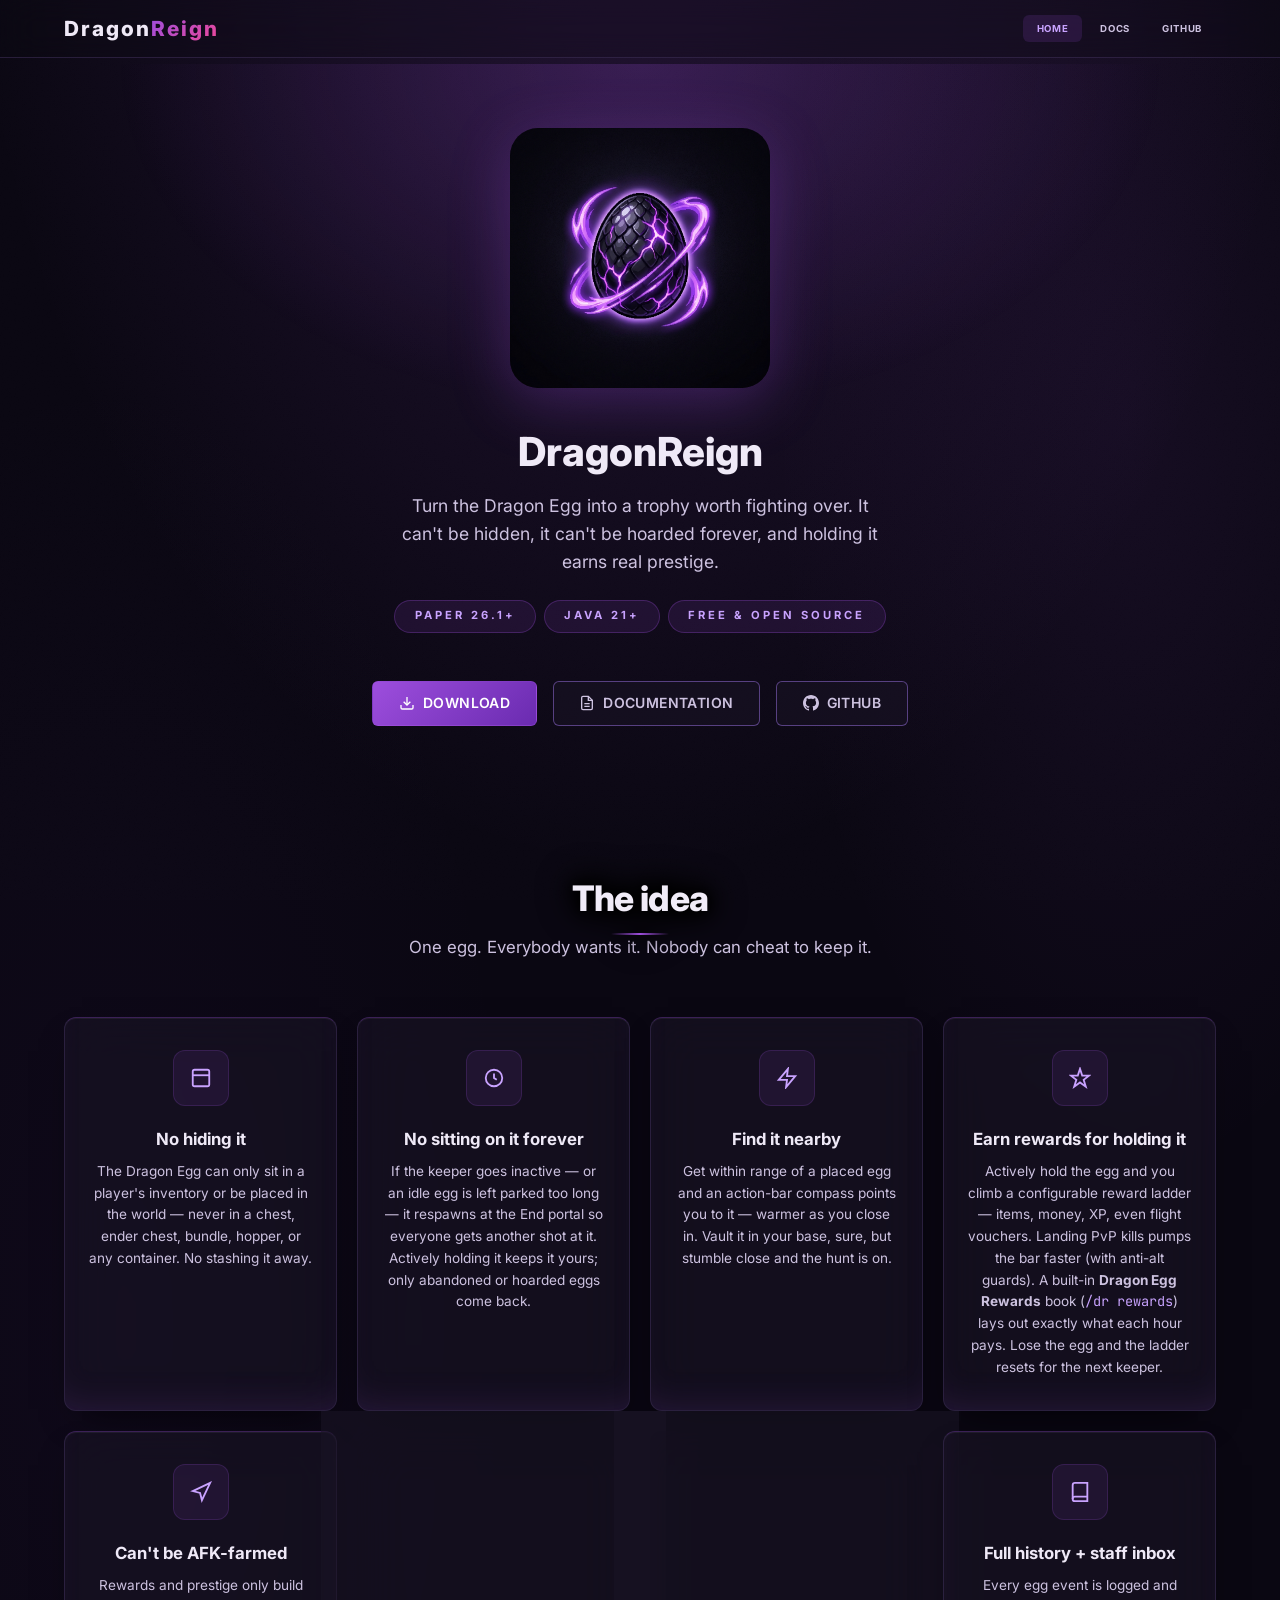
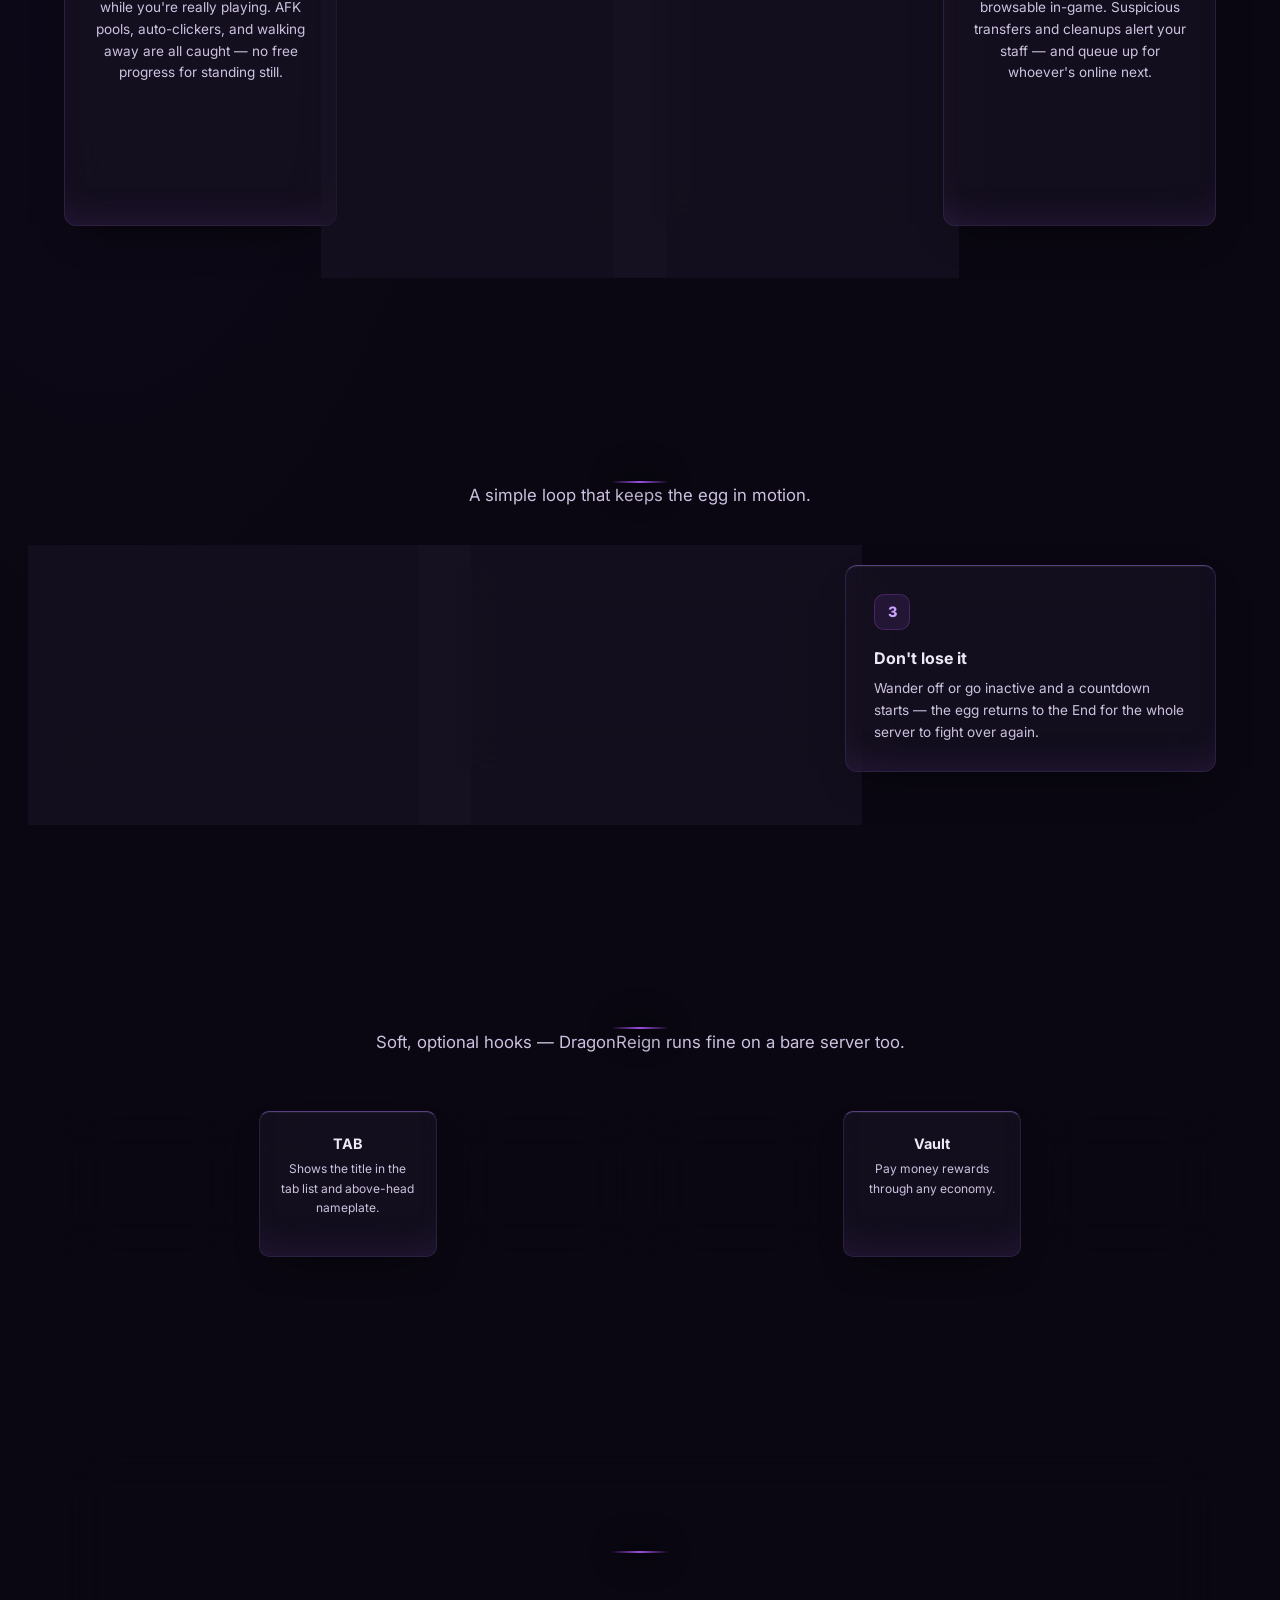
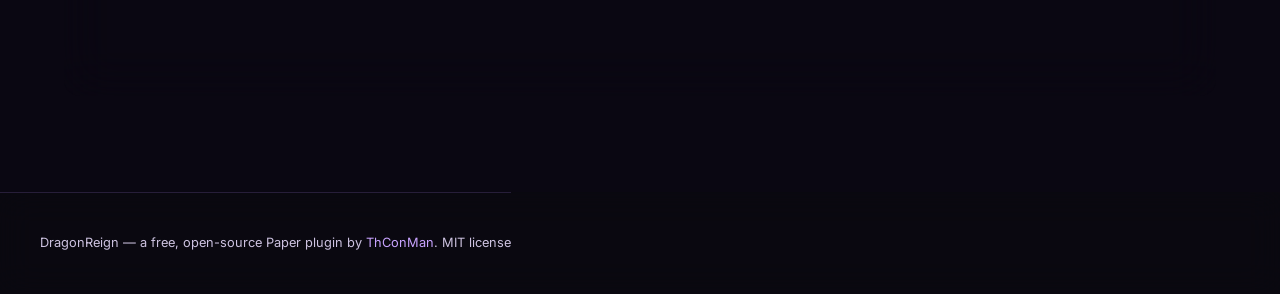
<file: index.html>
<!DOCTYPE html>
<html lang="en">
<head>
    <meta charset="UTF-8">
    <meta name="viewport" content="width=device-width, initial-scale=1.0">
    <title>DragonReign — Rule the Dragon Egg</title>
    <meta name="description" content="DragonReign is a Paper plugin that turns the Dragon Egg into a contested trophy: it can't be hidden in containers, it comes back if its keeper goes inactive, and long-time holders earn the Dragonlord title and aura.">
    <link rel="icon" href="logo.png">
    <link rel="preconnect" href="https://fonts.googleapis.com">
    <link href="https://fonts.googleapis.com/css2?family=Inter:wght@400;500;600;700;800&family=JetBrains+Mono:wght@500&display=swap" rel="stylesheet">
    <link rel="stylesheet" href="css/style.css">
    <link rel="stylesheet" href="css/dragonreign.css">
</head>
<body>

<nav class="nav">
    <div class="nav-inner">
        <div class="nav-logo"><a href="index.html" style="color:inherit;">Dragon<span>Reign</span></a></div>
        <ul class="nav-links" id="nav-links">
            <li><a href="index.html" class="active">Home</a></li>
            <li><a href="docs.html">Docs</a></li>
            <li><a href="https://github.com/ThConMan/DragonReign">GitHub</a></li>
        </ul>
        <button class="nav-burger" onclick="toggleMenu()" aria-label="Menu">
            <span></span><span></span><span></span>
        </button>
    </div>
</nav>

<div style="height: 4rem;"></div>

<!-- Hero -->
<section class="plugin-hero">
    <img src="logo.png" alt="DragonReign" class="plugin-hero-logo">
    <h1>DragonReign</h1>
    <p class="tagline">Turn the Dragon Egg into a trophy worth fighting over. It can't be hidden, it can't be hoarded forever, and holding it earns real prestige.</p>
    <div class="plugin-hero-meta">
        <span class="hero-badge">Paper 26.1+</span>
        <span class="hero-badge">Java 21+</span>
        <span class="hero-badge">Free &amp; open source</span>
    </div>
    <div class="hero-buttons">
        <a href="https://github.com/ThConMan/DragonReign/releases/latest" class="btn btn-primary">
            <svg width="16" height="16" viewBox="0 0 24 24" fill="none" stroke="currentColor" stroke-width="2"><path d="M21 15v4a2 2 0 01-2 2H5a2 2 0 01-2-2v-4"/><polyline points="7 10 12 15 17 10"/><line x1="12" y1="15" x2="12" y2="3"/></svg>
            Download
        </a>
        <a href="docs.html" class="btn btn-outline">
            <svg width="16" height="16" viewBox="0 0 24 24" fill="none" stroke="currentColor" stroke-width="2"><path d="M14 2H6a2 2 0 00-2 2v16a2 2 0 002 2h12a2 2 0 002-2V8z"/><polyline points="14 2 14 8 20 8"/><line x1="16" y1="13" x2="8" y2="13"/><line x1="16" y1="17" x2="8" y2="17"/></svg>
            Documentation
        </a>
        <a href="https://github.com/ThConMan/DragonReign" class="btn btn-outline">
            <svg width="16" height="16" viewBox="0 0 24 24" fill="currentColor"><path d="M12 0c-6.626 0-12 5.373-12 12 0 5.302 3.438 9.8 8.207 11.387.599.111.793-.261.793-.577v-2.234c-3.338.726-4.033-1.416-4.033-1.416-.546-1.387-1.333-1.756-1.333-1.756-1.089-.745.083-.729.083-.729 1.205.084 1.839 1.237 1.839 1.237 1.07 1.834 2.807 1.304 3.492.997.107-.775.418-1.305.762-1.604-2.665-.305-5.467-1.334-5.467-5.931 0-1.311.469-2.381 1.236-3.221-.124-.303-.535-1.524.117-3.176 0 0 1.008-.322 3.301 1.23.957-.266 1.983-.399 3.003-.404 1.02.005 2.047.138 3.006.404 2.291-1.552 3.297-1.23 3.297-1.23.653 1.653.242 2.874.118 3.176.77.84 1.235 1.911 1.235 3.221 0 4.609-2.807 5.624-5.479 5.921.43.372.823 1.102.823 2.222v3.293c0 .319.192.694.801.576 4.765-1.589 8.199-6.086 8.199-11.386 0-6.627-5.373-12-12-12z"/></svg>
            GitHub
        </a>
    </div>
</section>

<!-- The idea -->
<section class="section">
    <h2 class="section-title">The idea</h2>
    <p class="section-subtitle">One egg. Everybody wants it. Nobody can cheat to keep it.</p>
    <div class="features-grid">
        <div class="feature-card">
            <div class="feature-icon-wrap"><svg width="22" height="22" viewBox="0 0 24 24" fill="none" stroke="currentColor" stroke-width="2"><rect x="3" y="3" width="18" height="18" rx="2"/><path d="M3 9h18"/></svg></div>
            <h3>No hiding it</h3>
            <p>The Dragon Egg can only sit in a player's inventory or be placed in the world — never in a chest, ender chest, bundle, hopper, or any container. No stashing it away.</p>
        </div>
        <div class="feature-card">
            <div class="feature-icon-wrap"><svg width="22" height="22" viewBox="0 0 24 24" fill="none" stroke="currentColor" stroke-width="2"><circle cx="12" cy="12" r="9"/><path d="M12 7v5l3 2"/></svg></div>
            <h3>No sitting on it forever</h3>
            <p>If the keeper goes inactive — or an idle egg is left parked too long — it respawns at the End portal so everyone gets another shot at it. Actively holding it keeps it yours; only abandoned or hoarded eggs come back.</p>
        </div>
        <div class="feature-card">
            <div class="feature-icon-wrap"><svg width="22" height="22" viewBox="0 0 24 24" fill="none" stroke="currentColor" stroke-width="2"><polygon points="13 2 3 14 12 14 11 22 21 10 12 10 13 2"/></svg></div>
            <h3>Find it nearby</h3>
            <p>Get within range of a placed egg and an action-bar compass points you to it — warmer as you close in. Vault it in your base, sure, but stumble close and the hunt is on.</p>
        </div>
        <div class="feature-card">
            <div class="feature-icon-wrap"><svg width="22" height="22" viewBox="0 0 24 24" fill="none" stroke="currentColor" stroke-width="2"><path d="M12 2l2.4 7.4H22l-6 4.6 2.3 7.4-6.3-4.6L5.7 21.4 8 14 2 9.4h7.6z"/></svg></div>
            <h3>Earn rewards for holding it</h3>
            <p>Actively hold the egg and you climb a configurable reward ladder — items, money, XP, even flight vouchers. Landing PvP kills pumps the bar faster (with anti-alt guards). A built-in <strong>Dragon Egg Rewards</strong> book (<span class="mono">/dr rewards</span>) lays out exactly what each hour pays. Lose the egg and the ladder resets for the next keeper.</p>
        </div>
        <div class="feature-card">
            <div class="feature-icon-wrap"><svg width="22" height="22" viewBox="0 0 24 24" fill="none" stroke="currentColor" stroke-width="2"><path d="M3 11l19-9-9 19-2-8-8-2z"/></svg></div>
            <h3>Can't be AFK-farmed</h3>
            <p>Rewards and prestige only build while you're really playing. AFK pools, auto-clickers, and walking away are all caught — no free progress for standing still.</p>
        </div>
        <div class="feature-card">
            <div class="feature-icon-wrap"><svg width="22" height="22" viewBox="0 0 24 24" fill="none" stroke="currentColor" stroke-width="2"><path d="M12 2a7 7 0 00-7 7c0 5 7 13 7 13s7-8 7-13a7 7 0 00-7-7z"/><circle cx="12" cy="9" r="2.5"/></svg></div>
            <h3>Become a Dragonlord</h3>
            <p>Keep the egg for a full week of real time — lose it once and the week starts over — and you permanently earn the <strong>Dragonlord</strong> title — a gradient name tag in chat, tab, and above your head — plus a living aura of shimmering spirit-orbs that wander, crackle with livewire surges, and roar to life when you fight.</p>
        </div>
        <div class="feature-card">
            <div class="feature-icon-wrap"><svg width="22" height="22" viewBox="0 0 24 24" fill="none" stroke="currentColor" stroke-width="2"><path d="M12 22s8-4 8-10V5l-8-3-8 3v7c0 6 8 10 8 10z"/></svg></div>
            <h3>Never lost, never duped</h3>
            <p>There's always exactly one egg. A loose egg is fireproof and floats out of lava; throw it in the void and it's rebuilt at the End. Every dupe trick was hunted down and closed.</p>
        </div>
        <div class="feature-card">
            <div class="feature-icon-wrap"><svg width="22" height="22" viewBox="0 0 24 24" fill="none" stroke="currentColor" stroke-width="2"><path d="M4 19.5A2.5 2.5 0 016.5 17H20"/><path d="M6.5 2H20v20H6.5A2.5 2.5 0 014 19.5v-15A2.5 2.5 0 016.5 2z"/></svg></div>
            <h3>Full history + staff inbox</h3>
            <p>Every egg event is logged and browsable in-game. Suspicious transfers and cleanups alert your staff — and queue up for whoever's online next.</p>
        </div>
    </div>
</section>

<!-- How it works -->
<section class="section">
    <h2 class="section-title">How it plays out</h2>
    <p class="section-subtitle">A simple loop that keeps the egg in motion.</p>
    <div class="steps-grid">
        <div class="step-card">
            <div class="step-number">1</div>
            <h3>Claim it</h3>
            <p>Beat the dragon, grab the egg, or take it off whoever has it. Whoever last placed or picked it up is its keeper.</p>
        </div>
        <div class="step-card">
            <div class="step-number">2</div>
            <h3>Hold it</h3>
            <p>Defend it and keep playing. The longer you actively hold it, the bigger your rewards — and the closer you get to Dragonlord.</p>
        </div>
        <div class="step-card">
            <div class="step-number">3</div>
            <h3>Don't lose it</h3>
            <p>Wander off or go inactive and a countdown starts — the egg returns to the End for the whole server to fight over again.</p>
        </div>
    </div>
</section>

<!-- Works with -->
<section class="section">
    <h2 class="section-title">Plays nice with your stack</h2>
    <p class="section-subtitle">Soft, optional hooks — DragonReign runs fine on a bare server too.</p>
    <div class="compat-grid">
        <div class="compat-item"><div class="compat-name">PlaceholderAPI</div><div class="compat-desc">Publishes the Dragonlord title via <span class="mono">%dragonreign_title%</span>.</div></div>
        <div class="compat-item"><div class="compat-name">TAB</div><div class="compat-desc">Shows the title in the tab list and above-head nameplate.</div></div>
        <div class="compat-item"><div class="compat-name">CMI / EssentialsX</div><div class="compat-desc">Uses their AFK status; built-in fallback when neither is present.</div></div>
        <div class="compat-item"><div class="compat-name">LuckPerms</div><div class="compat-desc">Optional meta/prefix output for permission-based setups.</div></div>
        <div class="compat-item"><div class="compat-name">Vault</div><div class="compat-desc">Pay money rewards through any economy.</div></div>
        <div class="compat-item"><div class="compat-name">Chat plugins</div><div class="compat-desc">Optional native chat title for handlers that don't read PlaceholderAPI.</div></div>
    </div>
</section>

<!-- CTA -->
<section class="section">
    <div class="cta-card">
        <h2 class="section-title">Drop it in and go</h2>
        <p class="section-subtitle">No setup required — sensible defaults out of the box, every rule toggleable in-game.</p>
        <div class="hero-buttons">
            <a href="https://github.com/ThConMan/DragonReign/releases/latest" class="btn btn-primary">Download latest</a>
            <a href="docs.html" class="btn btn-outline">Read the docs</a>
        </div>
    </div>
</section>

<footer class="footer">
    <div class="footer-inner">
        <p>DragonReign — a free, open-source Paper plugin by <a href="https://github.com/ThConMan">ThConMan</a>. MIT licensed.</p>
    </div>
</footer>

<script>
function toggleMenu() {
    document.getElementById('nav-links').classList.toggle('open');
}
</script>
<script src="js/motion.js" defer></script>
</body>
</html>
</file>
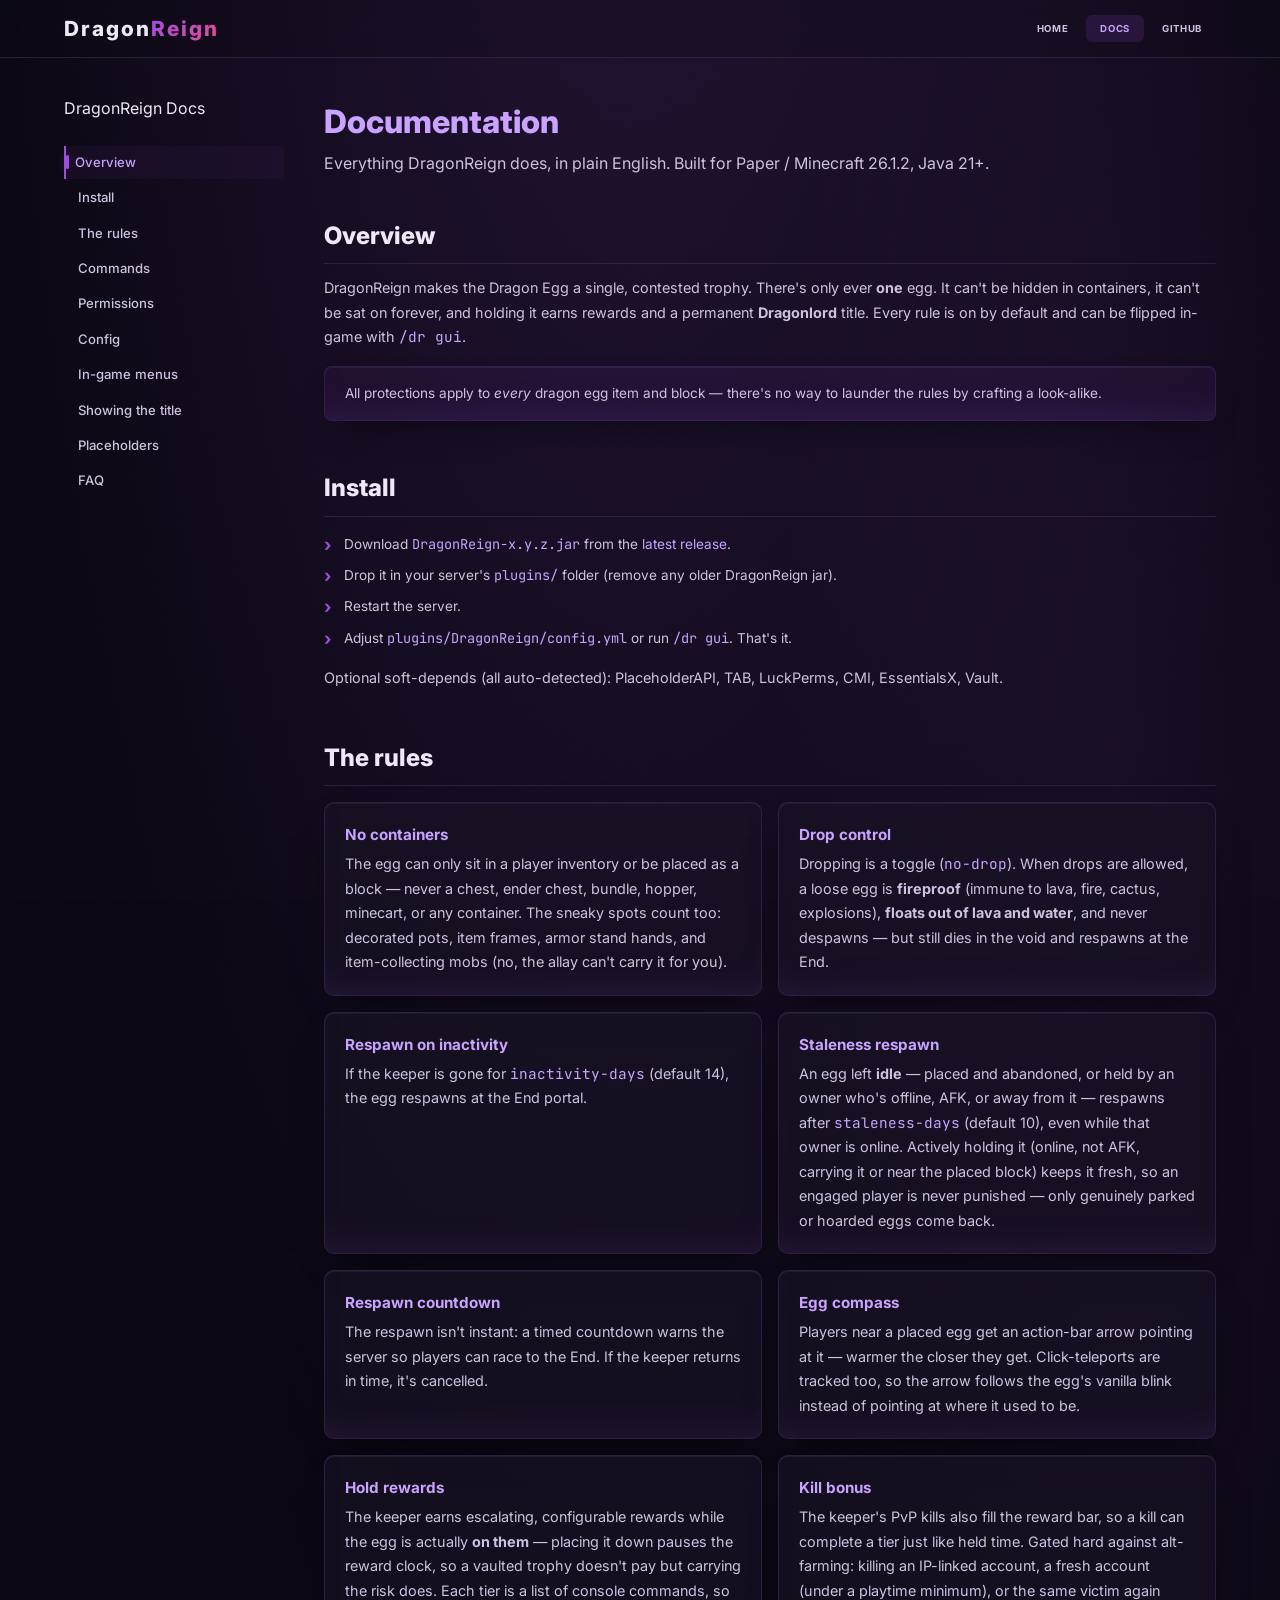
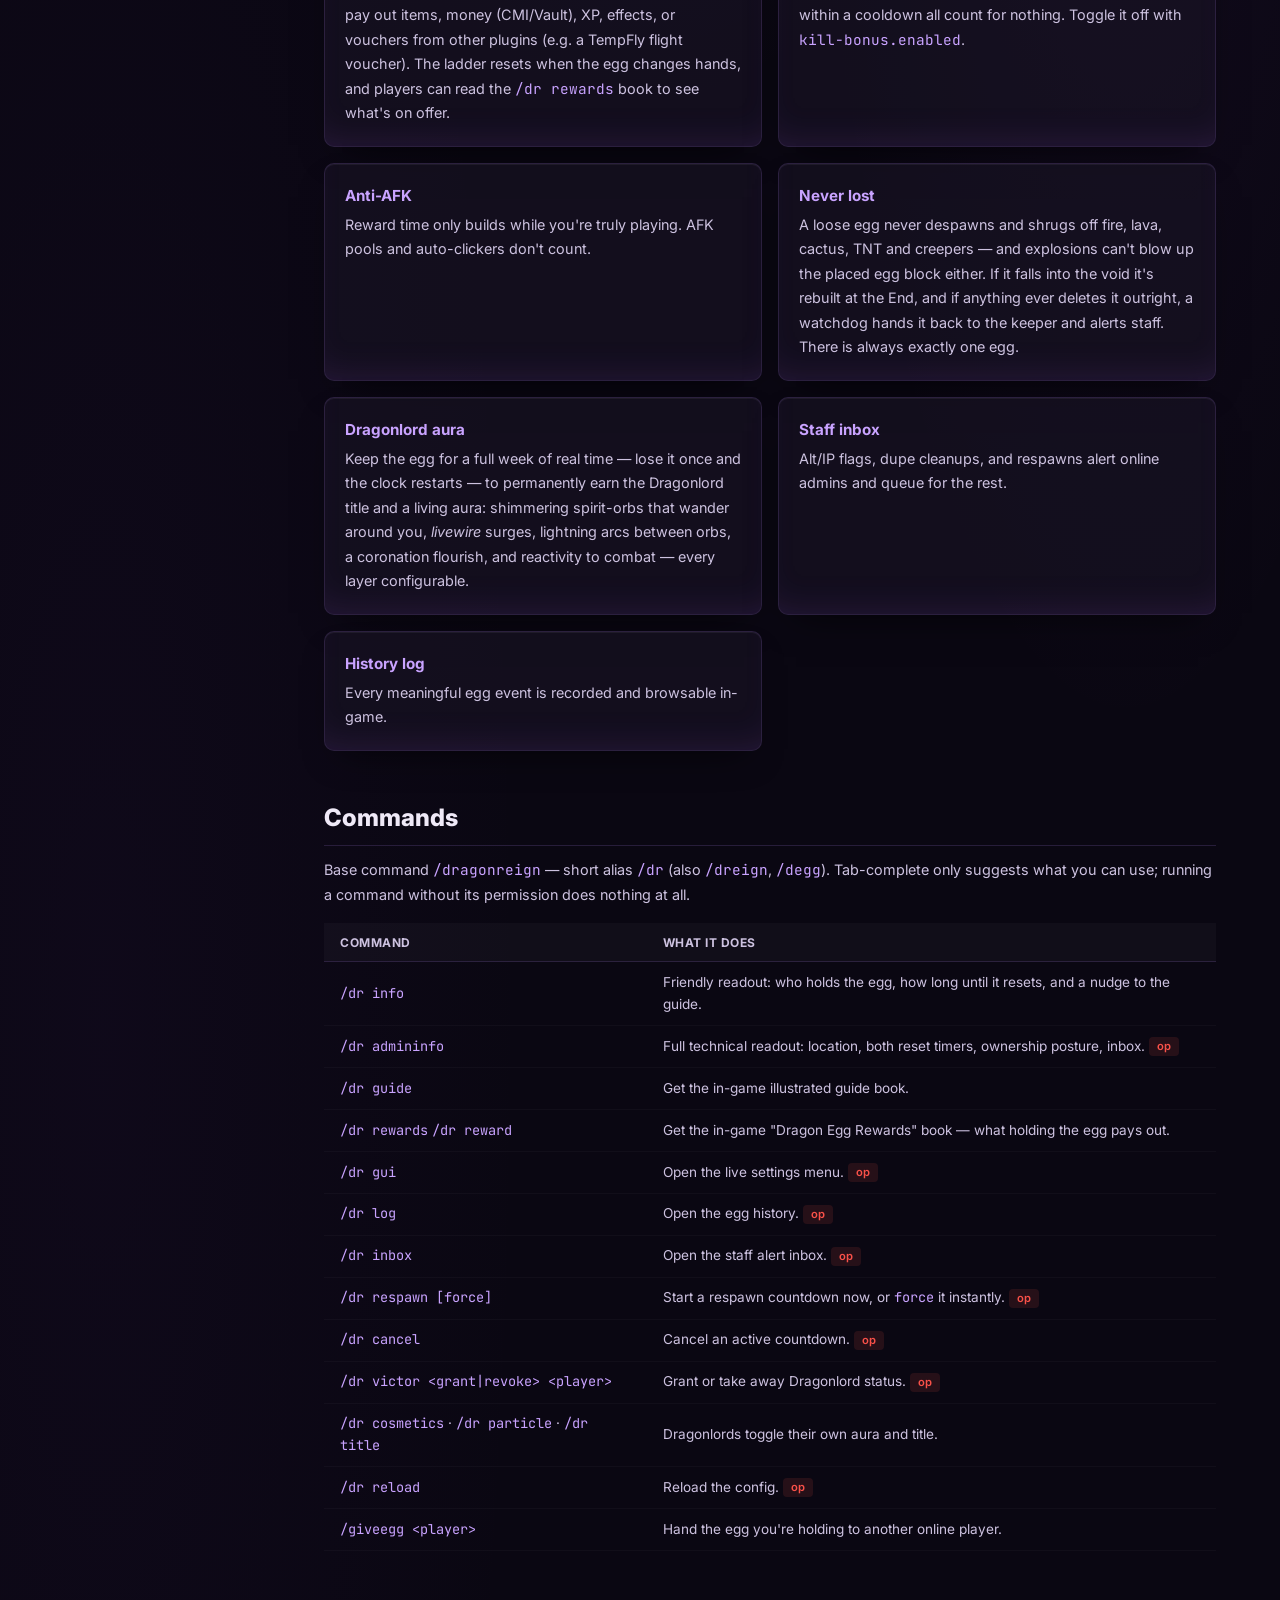
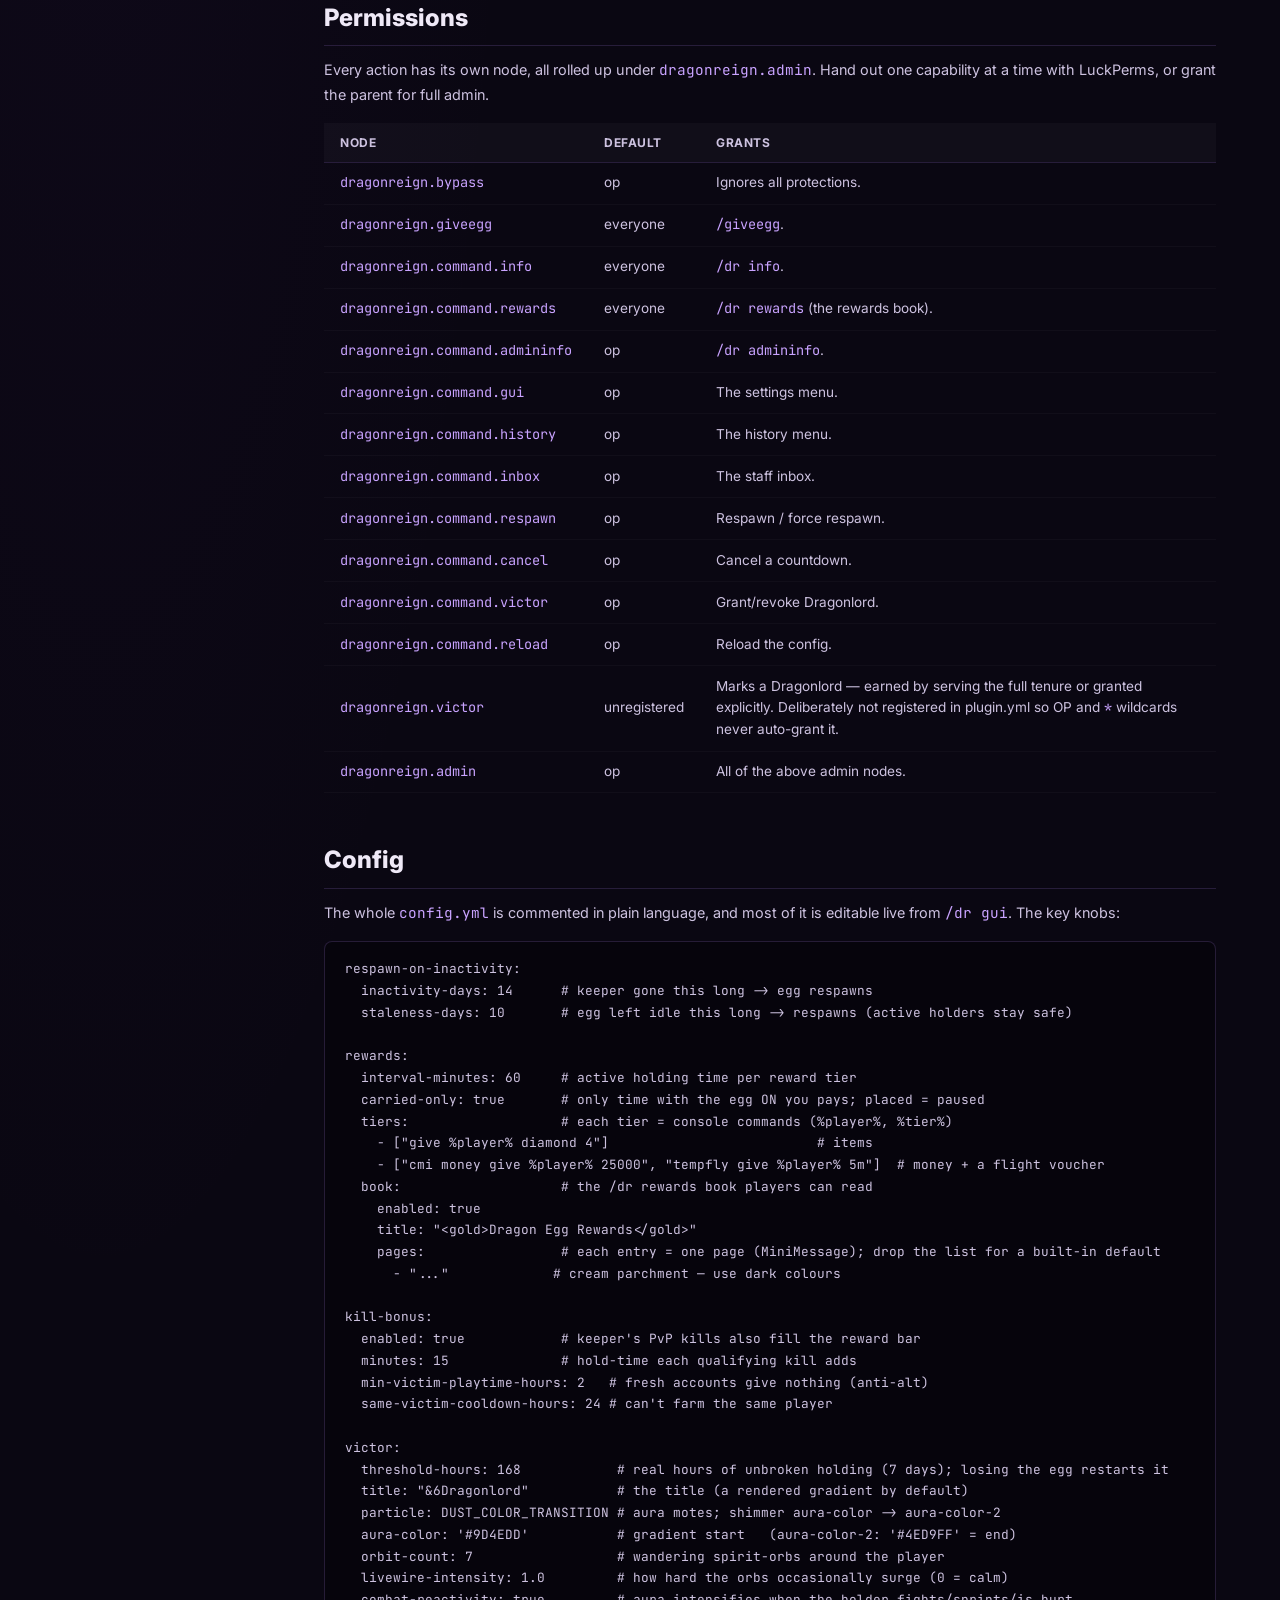
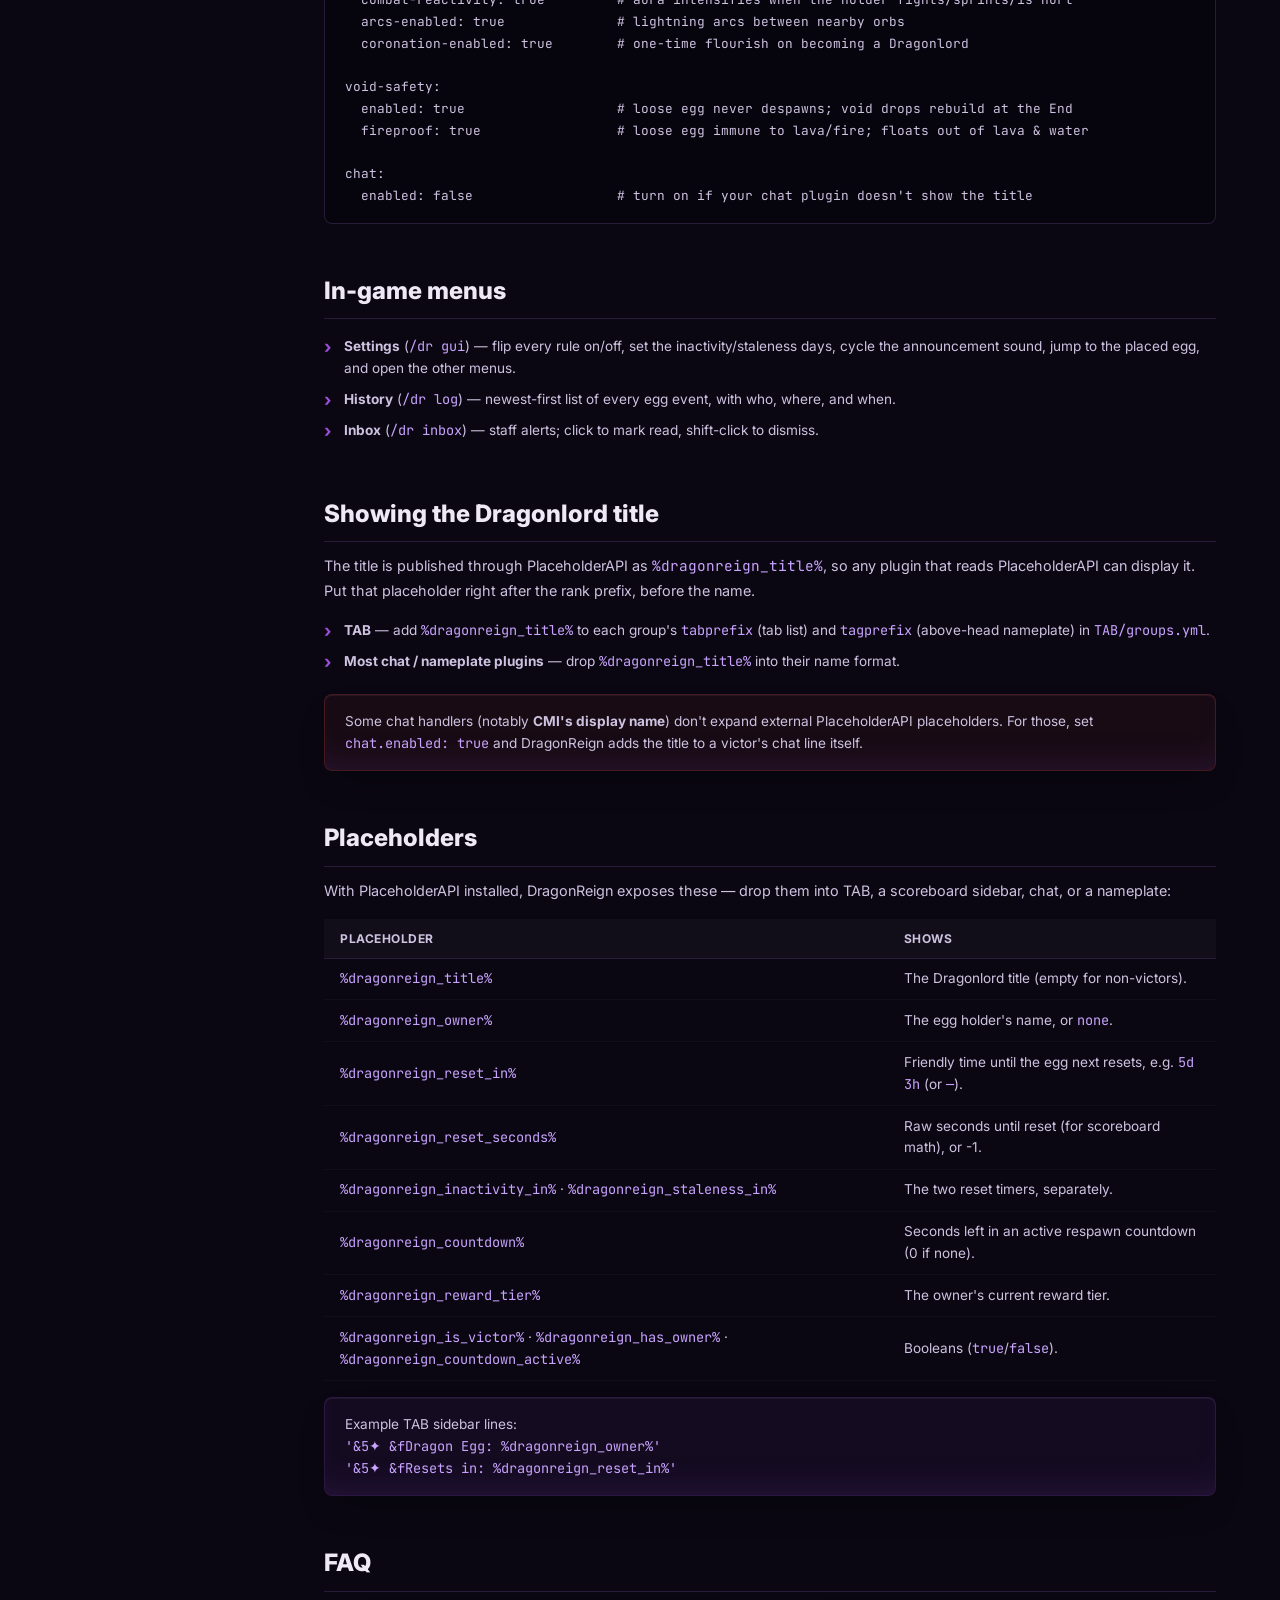
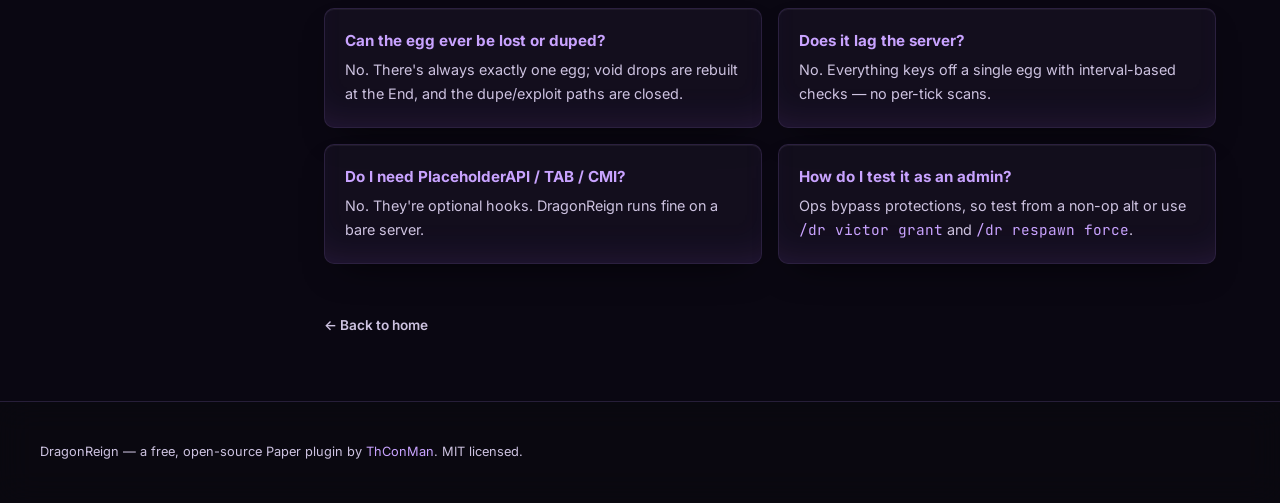
<file: docs.html>
<!DOCTYPE html>
<html lang="en">
<head>
    <meta charset="UTF-8">
    <meta name="viewport" content="width=device-width, initial-scale=1.0">
    <title>DragonReign — Documentation</title>
    <meta name="description" content="DragonReign documentation: install, the rules, commands, permissions, config, GUIs, and how to show the Dragonlord title in chat, tab, and nameplates.">
    <link rel="icon" href="logo.png">
    <link rel="preconnect" href="https://fonts.googleapis.com">
    <link href="https://fonts.googleapis.com/css2?family=Inter:wght@400;500;600;700;800&family=JetBrains+Mono:wght@500&display=swap" rel="stylesheet">
    <link rel="stylesheet" href="css/style.css">
    <link rel="stylesheet" href="css/dragonreign.css">
</head>
<body>

<nav class="nav">
    <div class="nav-inner">
        <div class="nav-logo"><a href="index.html" style="color:inherit;">Dragon<span>Reign</span></a></div>
        <ul class="nav-links" id="nav-links">
            <li><a href="index.html">Home</a></li>
            <li><a href="docs.html" class="active">Docs</a></li>
            <li><a href="https://github.com/ThConMan/DragonReign">GitHub</a></li>
        </ul>
        <button class="nav-burger" onclick="toggleMenu()" aria-label="Menu"><span></span><span></span><span></span></button>
    </div>
</nav>

<div style="height: 4rem;"></div>

<div class="docs-layout">
    <aside class="docs-sidebar">
        <div class="docs-sidebar-header">DragonReign Docs</div>
        <nav class="docs-toc">
            <a href="#overview" class="active">Overview</a>
            <a href="#install">Install</a>
            <a href="#rules">The rules</a>
            <a href="#commands">Commands</a>
            <a href="#permissions">Permissions</a>
            <a href="#config">Config</a>
            <a href="#guis">In-game menus</a>
            <a href="#title">Showing the title</a>
            <a href="#placeholders">Placeholders</a>
            <a href="#faq">FAQ</a>
        </nav>
    </aside>

    <main class="docs-content">
        <h1 class="docs-title">Documentation</h1>
        <p class="docs-subtitle">Everything DragonReign does, in plain English. Built for Paper / Minecraft 26.1.2, Java 21+.</p>

        <section class="docs-section" id="overview">
            <h2>Overview</h2>
            <p>DragonReign makes the Dragon Egg a single, contested trophy. There's only ever <strong>one</strong> egg. It can't be hidden in containers, it can't be sat on forever, and holding it earns rewards and a permanent <strong>Dragonlord</strong> title. Every rule is on by default and can be flipped in-game with <span class="mono">/dr gui</span>.</p>
            <div class="docs-callout">All protections apply to <em>every</em> dragon egg item and block — there's no way to launder the rules by crafting a look-alike.</div>
        </section>

        <section class="docs-section" id="install">
            <h2>Install</h2>
            <ol class="docs-list">
                <li>Download <span class="mono">DragonReign-x.y.z.jar</span> from the <a href="https://github.com/ThConMan/DragonReign/releases/latest">latest release</a>.</li>
                <li>Drop it in your server's <span class="mono">plugins/</span> folder (remove any older DragonReign jar).</li>
                <li>Restart the server.</li>
                <li>Adjust <span class="mono">plugins/DragonReign/config.yml</span> or run <span class="mono">/dr gui</span>. That's it.</li>
            </ol>
            <p>Optional soft-depends (all auto-detected): PlaceholderAPI, TAB, LuckPerms, CMI, EssentialsX, Vault.</p>
        </section>

        <section class="docs-section" id="rules">
            <h2>The rules</h2>
            <div class="docs-grid">
                <div class="docs-grid-item"><h4>No containers</h4><p>The egg can only sit in a player inventory or be placed as a block — never a chest, ender chest, bundle, hopper, minecart, or any container. The sneaky spots count too: decorated pots, item frames, armor stand hands, and item-collecting mobs (no, the allay can't carry it for you).</p></div>
                <div class="docs-grid-item"><h4>Drop control</h4><p>Dropping is a toggle (<span class="mono">no-drop</span>). When drops are allowed, a loose egg is <strong>fireproof</strong> (immune to lava, fire, cactus, explosions), <strong>floats out of lava and water</strong>, and never despawns — but still dies in the void and respawns at the End.</p></div>
                <div class="docs-grid-item"><h4>Respawn on inactivity</h4><p>If the keeper is gone for <span class="mono">inactivity-days</span> (default 14), the egg respawns at the End portal.</p></div>
                <div class="docs-grid-item"><h4>Staleness respawn</h4><p>An egg left <strong>idle</strong> — placed and abandoned, or held by an owner who's offline, AFK, or away from it — respawns after <span class="mono">staleness-days</span> (default 10), even while that owner is online. Actively holding it (online, not AFK, carrying it or near the placed block) keeps it fresh, so an engaged player is never punished — only genuinely parked or hoarded eggs come back.</p></div>
                <div class="docs-grid-item"><h4>Respawn countdown</h4><p>The respawn isn't instant: a timed countdown warns the server so players can race to the End. If the keeper returns in time, it's cancelled.</p></div>
                <div class="docs-grid-item"><h4>Egg compass</h4><p>Players near a placed egg get an action-bar arrow pointing at it — warmer the closer they get. Click-teleports are tracked too, so the arrow follows the egg's vanilla blink instead of pointing at where it used to be.</p></div>
                <div class="docs-grid-item"><h4>Hold rewards</h4><p>The keeper earns escalating, configurable rewards while the egg is actually <strong>on them</strong> — placing it down pauses the reward clock, so a vaulted trophy doesn't pay but carrying the risk does. Each tier is a list of console commands, so pay out items, money (CMI/Vault), XP, effects, or vouchers from other plugins (e.g. a TempFly flight voucher). The ladder resets when the egg changes hands, and players can read the <span class="mono">/dr rewards</span> book to see what's on offer.</p></div>
                <div class="docs-grid-item"><h4>Kill bonus</h4><p>The keeper's PvP kills also fill the reward bar, so a kill can complete a tier just like held time. Gated hard against alt-farming: killing an IP-linked account, a fresh account (under a playtime minimum), or the same victim again within a cooldown all count for nothing. Toggle it off with <span class="mono">kill-bonus.enabled</span>.</p></div>
                <div class="docs-grid-item"><h4>Anti-AFK</h4><p>Reward time only builds while you're truly playing. AFK pools and auto-clickers don't count.</p></div>
                <div class="docs-grid-item"><h4>Never lost</h4><p>A loose egg never despawns and shrugs off fire, lava, cactus, TNT and creepers — and explosions can't blow up the placed egg block either. If it falls into the void it's rebuilt at the End, and if anything ever deletes it outright, a watchdog hands it back to the keeper and alerts staff. There is always exactly one egg.</p></div>
                <div class="docs-grid-item"><h4>Dragonlord aura</h4><p>Keep the egg for a full week of real time — lose it once and the clock restarts — to permanently earn the Dragonlord title and a living aura: shimmering spirit-orbs that wander around you, <em>livewire</em> surges, lightning arcs between orbs, a coronation flourish, and reactivity to combat — every layer configurable.</p></div>
                <div class="docs-grid-item"><h4>Staff inbox</h4><p>Alt/IP flags, dupe cleanups, and respawns alert online admins and queue for the rest.</p></div>
                <div class="docs-grid-item"><h4>History log</h4><p>Every meaningful egg event is recorded and browsable in-game.</p></div>
            </div>
        </section>

        <section class="docs-section" id="commands">
            <h2>Commands</h2>
            <p>Base command <span class="mono">/dragonreign</span> — short alias <span class="mono">/dr</span> (also <span class="mono">/dreign</span>, <span class="mono">/degg</span>). Tab-complete only suggests what you can use; running a command without its permission does nothing at all.</p>
            <div class="docs-table-wrap">
                <table class="docs-table">
                    <thead><tr><th>Command</th><th>What it does</th></tr></thead>
                    <tbody>
                        <tr><td><span class="mono">/dr info</span></td><td>Friendly readout: who holds the egg, how long until it resets, and a nudge to the guide.</td></tr>
                        <tr><td><span class="mono">/dr admininfo</span></td><td>Full technical readout: location, both reset timers, ownership posture, inbox. <span class="docs-tag docs-tag-op">op</span></td></tr>
                        <tr><td><span class="mono">/dr guide</span></td><td>Get the in-game illustrated guide book.</td></tr>
                        <tr><td><span class="mono">/dr rewards</span> <span class="mono">/dr reward</span></td><td>Get the in-game "Dragon Egg Rewards" book — what holding the egg pays out.</td></tr>
                        <tr><td><span class="mono">/dr gui</span></td><td>Open the live settings menu. <span class="docs-tag docs-tag-op">op</span></td></tr>
                        <tr><td><span class="mono">/dr log</span></td><td>Open the egg history. <span class="docs-tag docs-tag-op">op</span></td></tr>
                        <tr><td><span class="mono">/dr inbox</span></td><td>Open the staff alert inbox. <span class="docs-tag docs-tag-op">op</span></td></tr>
                        <tr><td><span class="mono">/dr respawn [force]</span></td><td>Start a respawn countdown now, or <span class="mono">force</span> it instantly. <span class="docs-tag docs-tag-op">op</span></td></tr>
                        <tr><td><span class="mono">/dr cancel</span></td><td>Cancel an active countdown. <span class="docs-tag docs-tag-op">op</span></td></tr>
                        <tr><td><span class="mono">/dr victor &lt;grant|revoke&gt; &lt;player&gt;</span></td><td>Grant or take away Dragonlord status. <span class="docs-tag docs-tag-op">op</span></td></tr>
                        <tr><td><span class="mono">/dr cosmetics</span> · <span class="mono">/dr particle</span> · <span class="mono">/dr title</span></td><td>Dragonlords toggle their own aura and title.</td></tr>
                        <tr><td><span class="mono">/dr reload</span></td><td>Reload the config. <span class="docs-tag docs-tag-op">op</span></td></tr>
                        <tr><td><span class="mono">/giveegg &lt;player&gt;</span></td><td>Hand the egg you're holding to another online player.</td></tr>
                    </tbody>
                </table>
            </div>
        </section>

        <section class="docs-section" id="permissions">
            <h2>Permissions</h2>
            <p>Every action has its own node, all rolled up under <span class="mono">dragonreign.admin</span>. Hand out one capability at a time with LuckPerms, or grant the parent for full admin.</p>
            <div class="docs-table-wrap">
                <table class="docs-table">
                    <thead><tr><th>Node</th><th>Default</th><th>Grants</th></tr></thead>
                    <tbody>
                        <tr><td><span class="mono">dragonreign.bypass</span></td><td>op</td><td>Ignores all protections.</td></tr>
                        <tr><td><span class="mono">dragonreign.giveegg</span></td><td>everyone</td><td><span class="mono">/giveegg</span>.</td></tr>
                        <tr><td><span class="mono">dragonreign.command.info</span></td><td>everyone</td><td><span class="mono">/dr info</span>.</td></tr>
                        <tr><td><span class="mono">dragonreign.command.rewards</span></td><td>everyone</td><td><span class="mono">/dr rewards</span> (the rewards book).</td></tr>
                        <tr><td><span class="mono">dragonreign.command.admininfo</span></td><td>op</td><td><span class="mono">/dr admininfo</span>.</td></tr>
                        <tr><td><span class="mono">dragonreign.command.gui</span></td><td>op</td><td>The settings menu.</td></tr>
                        <tr><td><span class="mono">dragonreign.command.history</span></td><td>op</td><td>The history menu.</td></tr>
                        <tr><td><span class="mono">dragonreign.command.inbox</span></td><td>op</td><td>The staff inbox.</td></tr>
                        <tr><td><span class="mono">dragonreign.command.respawn</span></td><td>op</td><td>Respawn / force respawn.</td></tr>
                        <tr><td><span class="mono">dragonreign.command.cancel</span></td><td>op</td><td>Cancel a countdown.</td></tr>
                        <tr><td><span class="mono">dragonreign.command.victor</span></td><td>op</td><td>Grant/revoke Dragonlord.</td></tr>
                        <tr><td><span class="mono">dragonreign.command.reload</span></td><td>op</td><td>Reload the config.</td></tr>
                        <tr><td><span class="mono">dragonreign.victor</span></td><td>unregistered</td><td>Marks a Dragonlord — earned by serving the full tenure or granted explicitly. Deliberately not registered in plugin.yml so OP and <span class="mono">*</span> wildcards never auto-grant it.</td></tr>
                        <tr><td><span class="mono">dragonreign.admin</span></td><td>op</td><td>All of the above admin nodes.</td></tr>
                    </tbody>
                </table>
            </div>
        </section>

        <section class="docs-section" id="config">
            <h2>Config</h2>
            <p>The whole <span class="mono">config.yml</span> is commented in plain language, and most of it is editable live from <span class="mono">/dr gui</span>. The key knobs:</p>
            <pre class="docs-code">respawn-on-inactivity:
  inactivity-days: 14      # keeper gone this long -> egg respawns
  staleness-days: 10       # egg left idle this long -> respawns (active holders stay safe)

rewards:
  interval-minutes: 60     # active holding time per reward tier
  carried-only: true       # only time with the egg ON you pays; placed = paused
  tiers:                   # each tier = console commands (%player%, %tier%)
    - ["give %player% diamond 4"]                          # items
    - ["cmi money give %player% 25000", "tempfly give %player% 5m"]  # money + a flight voucher
  book:                    # the /dr rewards book players can read
    enabled: true
    title: "&lt;gold&gt;Dragon Egg Rewards&lt;/gold&gt;"
    pages:                 # each entry = one page (MiniMessage); drop the list for a built-in default
      - "..."             # cream parchment — use dark colours

kill-bonus:
  enabled: true            # keeper's PvP kills also fill the reward bar
  minutes: 15              # hold-time each qualifying kill adds
  min-victim-playtime-hours: 2   # fresh accounts give nothing (anti-alt)
  same-victim-cooldown-hours: 24 # can't farm the same player

victor:
  threshold-hours: 168            # real hours of unbroken holding (7 days); losing the egg restarts it
  title: "&amp;6Dragonlord"           # the title (a rendered gradient by default)
  particle: DUST_COLOR_TRANSITION # aura motes; shimmer aura-color -> aura-color-2
  aura-color: '#9D4EDD'           # gradient start   (aura-color-2: '#4ED9FF' = end)
  orbit-count: 7                  # wandering spirit-orbs around the player
  livewire-intensity: 1.0         # how hard the orbs occasionally surge (0 = calm)
  combat-reactivity: true         # aura intensifies when the holder fights/sprints/is hurt
  arcs-enabled: true              # lightning arcs between nearby orbs
  coronation-enabled: true        # one-time flourish on becoming a Dragonlord

void-safety:
  enabled: true                   # loose egg never despawns; void drops rebuild at the End
  fireproof: true                 # loose egg immune to lava/fire; floats out of lava &amp; water

chat:
  enabled: false                  # turn on if your chat plugin doesn't show the title</pre>
        </section>

        <section class="docs-section" id="guis">
            <h2>In-game menus</h2>
            <ul class="docs-list">
                <li><strong>Settings</strong> (<span class="mono">/dr gui</span>) — flip every rule on/off, set the inactivity/staleness days, cycle the announcement sound, jump to the placed egg, and open the other menus.</li>
                <li><strong>History</strong> (<span class="mono">/dr log</span>) — newest-first list of every egg event, with who, where, and when.</li>
                <li><strong>Inbox</strong> (<span class="mono">/dr inbox</span>) — staff alerts; click to mark read, shift-click to dismiss.</li>
            </ul>
        </section>

        <section class="docs-section" id="title">
            <h2>Showing the Dragonlord title</h2>
            <p>The title is published through PlaceholderAPI as <span class="mono">%dragonreign_title%</span>, so any plugin that reads PlaceholderAPI can display it. Put that placeholder right after the rank prefix, before the name.</p>
            <ul class="docs-list">
                <li><strong>TAB</strong> — add <span class="mono">%dragonreign_title%</span> to each group's <span class="mono">tabprefix</span> (tab list) and <span class="mono">tagprefix</span> (above-head nameplate) in <span class="mono">TAB/groups.yml</span>.</li>
                <li><strong>Most chat / nameplate plugins</strong> — drop <span class="mono">%dragonreign_title%</span> into their name format.</li>
            </ul>
            <div class="docs-callout docs-callout-warn">Some chat handlers (notably <strong>CMI's display name</strong>) don't expand external PlaceholderAPI placeholders. For those, set <span class="mono">chat.enabled: true</span> and DragonReign adds the title to a victor's chat line itself.</div>
        </section>

        <section class="docs-section" id="placeholders">
            <h2>Placeholders</h2>
            <p>With PlaceholderAPI installed, DragonReign exposes these — drop them into TAB, a scoreboard sidebar, chat, or a nameplate:</p>
            <div class="docs-table-wrap">
                <table class="docs-table">
                    <thead><tr><th>Placeholder</th><th>Shows</th></tr></thead>
                    <tbody>
                        <tr><td><span class="mono">%dragonreign_title%</span></td><td>The Dragonlord title (empty for non-victors).</td></tr>
                        <tr><td><span class="mono">%dragonreign_owner%</span></td><td>The egg holder's name, or <span class="mono">none</span>.</td></tr>
                        <tr><td><span class="mono">%dragonreign_reset_in%</span></td><td>Friendly time until the egg next resets, e.g. <span class="mono">5d 3h</span> (or <span class="mono">—</span>).</td></tr>
                        <tr><td><span class="mono">%dragonreign_reset_seconds%</span></td><td>Raw seconds until reset (for scoreboard math), or -1.</td></tr>
                        <tr><td><span class="mono">%dragonreign_inactivity_in%</span> · <span class="mono">%dragonreign_staleness_in%</span></td><td>The two reset timers, separately.</td></tr>
                        <tr><td><span class="mono">%dragonreign_countdown%</span></td><td>Seconds left in an active respawn countdown (0 if none).</td></tr>
                        <tr><td><span class="mono">%dragonreign_reward_tier%</span></td><td>The owner's current reward tier.</td></tr>
                        <tr><td><span class="mono">%dragonreign_is_victor%</span> · <span class="mono">%dragonreign_has_owner%</span> · <span class="mono">%dragonreign_countdown_active%</span></td><td>Booleans (<span class="mono">true</span>/<span class="mono">false</span>).</td></tr>
                    </tbody>
                </table>
            </div>
            <div class="docs-callout">Example TAB sidebar lines:<br><span class="mono">'&amp;5✦ &amp;fDragon Egg: %dragonreign_owner%'</span><br><span class="mono">'&amp;5✦ &amp;fResets in: %dragonreign_reset_in%'</span></div>
        </section>

        <section class="docs-section" id="faq">
            <h2>FAQ</h2>
            <div class="docs-grid">
                <div class="docs-grid-item"><h4>Can the egg ever be lost or duped?</h4><p>No. There's always exactly one egg; void drops are rebuilt at the End, and the dupe/exploit paths are closed.</p></div>
                <div class="docs-grid-item"><h4>Does it lag the server?</h4><p>No. Everything keys off a single egg with interval-based checks — no per-tick scans.</p></div>
                <div class="docs-grid-item"><h4>Do I need PlaceholderAPI / TAB / CMI?</h4><p>No. They're optional hooks. DragonReign runs fine on a bare server.</p></div>
                <div class="docs-grid-item"><h4>How do I test it as an admin?</h4><p>Ops bypass protections, so test from a non-op alt or use <span class="mono">/dr victor grant</span> and <span class="mono">/dr respawn force</span>.</p></div>
            </div>
        </section>

        <a href="index.html" class="docs-back">&larr; Back to home</a>
    </main>
</div>

<footer class="footer">
    <div class="footer-inner">
        <p>DragonReign — a free, open-source Paper plugin by <a href="https://github.com/ThConMan">ThConMan</a>. MIT licensed.</p>
    </div>
</footer>

<script>
function toggleMenu() { document.getElementById('nav-links').classList.toggle('open'); }
// Highlight the current section in the sidebar.
const links = [...document.querySelectorAll('.docs-toc a')];
const sections = links.map(a => document.querySelector(a.getAttribute('href')));
window.addEventListener('scroll', () => {
    let i = sections.findIndex((s, n) => s && s.getBoundingClientRect().top > 90 && (n === 0 || sections[n-1].getBoundingClientRect().top <= 90));
    const active = i === -1 ? links.length - 1 : Math.max(0, i - 1);
    links.forEach((a, n) => a.classList.toggle('active', n === active));
});
</script>
<script src="js/motion.js" defer></script>
</body>
</html>
</file>
<file: css/style.css>
/* ── Reset & Base ── */
*, *::before, *::after { box-sizing: border-box; margin: 0; padding: 0; }

:root {
    --bg-primary: #0d0d18;
    --bg-card: rgba(14, 14, 24, 0.92);
    --bg-card-solid: #161624;
    --bg-card-hover: #1e1e30;
    --border: rgba(255, 255, 255, 0.1);
    --border-light: rgba(255, 255, 255, 0.18);
    --glass: rgba(255, 255, 255, 0.06);
    --text: #f0f0f8;
    --text-muted: #b8b8d4;
    --accent: #a855f7;
    --accent-light: #c084e0;
    --accent-glow: rgba(168, 85, 247, 0.28);
    --accent-glow-strong: rgba(168, 85, 247, 0.55);
    --success: #2ecc71;
    --gold: #f1c40f;
    --glow-green: rgba(74, 222, 128, 0.18);
    --glow-cyan: rgba(100, 216, 255, 0.18);
    --glow-gold: rgba(246, 196, 67, 0.2);
}

html { scroll-behavior: smooth; }

body {
    font-family: 'Inter', -apple-system, BlinkMacSystemFont, 'Segoe UI', sans-serif;
    background: var(--bg-primary);
    background-image:
        radial-gradient(ellipse at 20% 50%, color-mix(in srgb, var(--accent) 12%, transparent) 0%, transparent 50%),
        radial-gradient(ellipse at 80% 20%, rgba(88, 101, 242, 0.1) 0%, transparent 50%),
        radial-gradient(ellipse at 50% 90%, rgba(236, 72, 153, 0.09) 0%, transparent 50%),
        radial-gradient(ellipse at 10% 10%, rgba(100, 216, 255, 0.04) 0%, transparent 40%);
    color: var(--text);
    line-height: 1.6;
    min-height: 100vh;
    overflow-x: hidden;
}

a { color: var(--accent-light); text-decoration: none; transition: color 0.2s; }
a:hover { color: #d9a8f0; }

.mono { font-family: 'JetBrains Mono', 'Fira Code', monospace; color: var(--accent-light); }

/* ── Nav ── */
.nav {
    position: fixed;
    top: 0;
    width: 100%;
    z-index: 100;
    background: rgba(11, 11, 16, 0.2);
    backdrop-filter: blur(20px);
    -webkit-backdrop-filter: blur(20px);
    border-bottom: 1px solid transparent;
    transition: background 0.4s ease, border-color 0.4s ease;
}

.nav.scrolled {
    background: rgba(11, 11, 16, 0.85);
    border-bottom-color: var(--border);
}

.nav-inner {
    max-width: 1200px;
    margin: 0 auto;
    padding: 0.75rem 1.5rem;
    display: flex;
    align-items: center;
    justify-content: space-between;
}

.nav-logo {
    font-size: 1.3rem;
    font-weight: 800;
    letter-spacing: 2px;
}

.nav-logo a, .nav-logo { color: var(--text); text-decoration: none; }
.nav-logo a:hover { color: var(--text); }
.nav-logo-img { height: 32px; width: auto; display: block; }

.nav-stats {
    display: flex;
    align-items: center;
    gap: 0.5rem;
    font-family: 'JetBrains Mono', monospace;
    font-size: 0.68rem;
    font-weight: 500;
    color: #555568;
    white-space: nowrap;
    margin-left: 1rem;
    margin-right: auto;
}

.nav-stat {
    display: flex;
    align-items: center;
    gap: 3px;
}

.nav-stat-sep {
    width: 1px;
    height: 10px;
    background: #333346;
}

#nav-online-count { color: #3ba55d; }
#nav-total-count { color: #555568; }

@keyframes livePulse {
    0%, 100% { opacity: 1; }
    50% { opacity: 0.4; }
}

@media (max-width: 768px) {
    .nav-stats { display: none; }
}
.nav-logo span {
    background: linear-gradient(135deg, var(--accent) 0%, #ec4899 100%);
    -webkit-background-clip: text;
    -webkit-text-fill-color: transparent;
    background-clip: text;
}

.nav-links { display: flex; gap: 0.25rem; list-style: none; }

.nav-links a {
    display: flex;
    flex-direction: column;
    align-items: center;
    gap: 3px;
    padding: 6px 14px;
    border-radius: 6px;
    color: var(--text-muted);
    font-size: 0.6rem;
    font-weight: 700;
    text-transform: uppercase;
    letter-spacing: 0.07em;
    transition: background 0.15s, color 0.15s;
    position: relative;
}

.nav-links a::after { display: none; }

.nav-links a svg {
    image-rendering: pixelated;
    opacity: 0.6;
    transition: opacity 0.15s;
}

.nav-links a:hover {
    background: color-mix(in srgb, var(--accent) 10%, transparent);
    color: var(--text);
}

.nav-links a:hover svg { opacity: 1; }

.nav-links a.active {
    background: color-mix(in srgb, var(--accent) 15%, transparent);
    color: var(--accent-light);
}

.nav-links a.active svg { opacity: 1; }

/* Hamburger */
.nav-burger {
    display: none;
    flex-direction: column;
    gap: 5px;
    background: none;
    border: none;
    cursor: pointer;
    padding: 4px;
}

.nav-burger span {
    width: 22px;
    height: 2px;
    background: var(--text);
    transition: transform 0.2s, opacity 0.2s;
    border-radius: 1px;
}

.nav-burger.active span:nth-child(1) { transform: translateY(7px) rotate(45deg); }
.nav-burger.active span:nth-child(2) { opacity: 0; }
.nav-burger.active span:nth-child(3) { transform: translateY(-7px) rotate(-45deg); }

/* ── Hero Canvas ── */
.hero-canvas {
    position: fixed;
    top: 0;
    left: 0;
    width: 100%;
    height: 100%;
    z-index: 0;
    pointer-events: none;
}

/* ── Hero ── */
.hero {
    position: relative;
    z-index: 1;
    min-height: 100vh;
    display: flex;
    flex-direction: column;
    align-items: center;
    justify-content: center;
    text-align: center;
    padding: 2rem;
    background: radial-gradient(ellipse at 50% 40%, rgba(155, 89, 182, 0.06) 0%, transparent 60%);
}

.hero.hero-compact {
    min-height: 70vh;
    padding-top: 6rem;
}

.hero-badge {
    font-size: 0.7rem;
    font-weight: 700;
    text-transform: uppercase;
    letter-spacing: 3px;
    color: var(--accent-light);
    background: linear-gradient(135deg, rgba(155, 89, 182, 0.12) 0%, rgba(236, 72, 153, 0.08) 100%);
    border: 1px solid rgba(155, 89, 182, 0.2);
    padding: 0.4rem 1.2rem;
    border-radius: 20px;
    margin-bottom: 1.5rem;
}

.hero h1 {
    font-size: clamp(3rem, 8vw, 5.5rem);
    font-weight: 800;
    letter-spacing: 6px;
    margin-bottom: 0.75rem;
    background: linear-gradient(135deg, #ffffff 0%, #c8c8d8 50%, var(--accent-light) 100%);
    -webkit-background-clip: text;
    -webkit-text-fill-color: transparent;
    background-clip: text;
}

.hero h1 span {
    background: linear-gradient(135deg, #c084e0 0%, #ec4899 50%, #f59e0b 100%);
    -webkit-background-clip: text;
    -webkit-text-fill-color: transparent;
    background-clip: text;
}

.hero .tagline {
    font-size: 1.1rem;
    color: var(--text-muted);
    margin-bottom: 2.5rem;
    max-width: 480px;
    line-height: 1.7;
}

.server-ip {
    display: inline-flex;
    align-items: center;
    gap: 0.75rem;
    background: rgba(18, 18, 28, 0.5);
    backdrop-filter: blur(24px);
    -webkit-backdrop-filter: blur(24px);
    border: 1px solid var(--border-light);
    border-radius: 10px;
    padding: 0.8rem 1.5rem;
    font-family: 'JetBrains Mono', 'Fira Code', monospace;
    font-size: 1.1rem;
    cursor: pointer;
    transition: border-color 0.3s, box-shadow 0.3s, transform 0.2s;
    margin-bottom: 2rem;
    color: var(--text);
}

.server-ip:hover {
    border-color: var(--accent);
    box-shadow: 0 0 25px var(--accent-glow), inset 0 0 25px rgba(155, 89, 182, 0.05);
    transform: translateY(-2px);
}

.server-ip svg { color: var(--text-muted); flex-shrink: 0; }

.server-ip .copy-hint {
    font-size: 0.7rem;
    color: var(--text-muted);
    font-family: 'Inter', sans-serif;
    opacity: 0.7;
}

.hero-logo-img {
    max-width: min(609px, 90vw);
    max-height: 178px;
    width: 100%;
    height: auto;
    display: block;
    margin: 0 auto 1rem;
    object-fit: contain;
}

.hero-buttons { display: flex; gap: 1rem; flex-wrap: wrap; justify-content: center; }

.scroll-indicator {
    position: absolute;
    bottom: 2rem;
    color: var(--text-muted);
    opacity: 0.4;
    animation: float 2s ease-in-out infinite;
}

@keyframes float {
    0%, 100% { transform: translateY(0); }
    50% { transform: translateY(8px); }
}

/* ── Buttons ── */
.btn {
    display: inline-flex;
    align-items: center;
    gap: 0.5rem;
    padding: 0.65rem 1.6rem;
    border-radius: 6px;
    font-size: 0.875rem;
    font-weight: 600;
    border: none;
    cursor: pointer;
    transition: filter 0.15s, box-shadow 0.2s, background 0.2s, transform 0.15s;
    letter-spacing: 0.4px;
    text-transform: uppercase;
}

.btn:hover {
    transform: translateY(-2px);
}

/* ── Scroll-in animations ── */
.fade-in {
    opacity: 0;
    transform: translateY(22px);
    transition: opacity 0.6s ease, transform 0.6s ease;
}

.fade-in.visible {
    opacity: 1;
    transform: none;
}

.btn-primary {
    background: linear-gradient(170deg, var(--accent-light) 0%, var(--accent) 100%);
    color: #fff;
    border: 1px solid color-mix(in srgb, var(--accent) 35%, transparent);
}

.btn-primary:hover {
    filter: brightness(1.12);
    box-shadow: 0 0 18px color-mix(in srgb, var(--accent) 45%, transparent);
    color: #fff;
}

.btn-outline {
    background: transparent;
    color: var(--text-muted);
    border: 1px solid rgba(255, 255, 255, 0.15);
}

.btn-outline:hover {
    border-color: var(--accent);
    color: var(--accent-light);
    background: color-mix(in srgb, var(--accent) 8%, transparent);
}

/* ── Section ── */
.section {
    position: relative;
    z-index: 1;
    max-width: 1200px;
    margin: 0 auto;
    padding: 6rem 1.5rem;
}

.section-title {
    font-size: 2.2rem;
    font-weight: 800;
    text-align: center;
    margin-bottom: 0.5rem;
    letter-spacing: 0.5px;
    background: linear-gradient(135deg, #f0f0f8 0%, var(--accent-light) 50%, #ec4899 100%);
    -webkit-background-clip: text;
    -webkit-text-fill-color: transparent;
    background-clip: text;
    filter: drop-shadow(0 0 8px rgba(0,0,0,1)) drop-shadow(0 0 16px rgba(0,0,0,1)) drop-shadow(0 0 4px rgba(0,0,0,1));
}

.section-subtitle {
    text-align: center;
    color: var(--text-muted);
    margin-bottom: 3.5rem;
    font-size: 1.05rem;
    text-shadow: 0 0 8px rgba(0,0,0,1), 0 0 16px rgba(0,0,0,1), 0 0 24px rgba(0,0,0,1), 0 1px 3px rgba(0,0,0,1);
}

/* ── Feature Cards ── */
.features-grid {
    display: grid;
    grid-template-columns: repeat(auto-fit, minmax(250px, 1fr));
    gap: 1.25rem;
}

.feature-card {
    background: var(--bg-card);
    backdrop-filter: blur(24px);
    -webkit-backdrop-filter: blur(24px);
    border: 1px solid var(--border);
    border-top: 1px solid color-mix(in srgb, var(--accent) 30%, transparent);
    border-radius: 12px;
    padding: 2rem 1.5rem;
    text-align: center;
    transition: transform 0.2s, border-color 0.3s, box-shadow 0.3s;
}

.feature-card:hover {
    transform: translateY(-6px);
    border-color: color-mix(in srgb, var(--accent) 35%, transparent);
    box-shadow: 0 12px 40px color-mix(in srgb, var(--accent) 18%, transparent), 0 0 0 1px color-mix(in srgb, var(--accent) 10%, transparent);
    background: rgba(24, 20, 40, 0.85);
}

.feature-icon-wrap {
    width: 56px;
    height: 56px;
    border-radius: 14px;
    background: linear-gradient(135deg, rgba(155, 89, 182, 0.1) 0%, rgba(88, 101, 242, 0.08) 100%);
    border: 1px solid rgba(155, 89, 182, 0.15);
    display: flex;
    align-items: center;
    justify-content: center;
    margin: 0 auto 1.25rem;
}

.feature-card h3 {
    font-size: 1.05rem;
    font-weight: 700;
    margin-bottom: 0.5rem;
}

.feature-card p {
    font-size: 0.85rem;
    color: var(--text-muted);
    line-height: 1.6;
}

/* ── CTA Section ── */
.cta-section { padding-bottom: 4rem; }

.cta-card {
    background: linear-gradient(135deg, rgba(155, 89, 182, 0.06) 0%, rgba(18, 18, 28, 0.5) 100%);
    backdrop-filter: blur(24px);
    -webkit-backdrop-filter: blur(24px);
    border: 1px solid rgba(155, 89, 182, 0.15);
    border-top: 1px solid rgba(155, 89, 182, 0.25);
    border-radius: 16px;
    padding: 3rem 2rem;
    text-align: center;
}

.cta-card h2 {
    font-size: 1.8rem;
    font-weight: 800;
    margin-bottom: 0.5rem;
}

.cta-card p {
    color: var(--text-muted);
    margin-bottom: 1.5rem;
    font-size: 1rem;
}

/* ── Rank Cards ── */
.ranks-grid {
    display: grid;
    grid-template-columns: repeat(auto-fit, minmax(280px, 1fr));
    gap: 1.5rem;
}

.rank-card {
    background: var(--bg-card);
    backdrop-filter: blur(24px);
    -webkit-backdrop-filter: blur(24px);
    border: 1px solid var(--border);
    border-top: 2px solid var(--border-light);
    border-radius: 16px;
    padding: 1.75rem;
    transition: transform 0.25s, border-color 0.3s, box-shadow 0.3s, background 0.3s;
    display: flex;
    flex-direction: column;
}

.rank-card:hover {
    transform: translateY(-8px);
    border-color: color-mix(in srgb, var(--accent) 35%, transparent);
    box-shadow: 0 16px 50px var(--accent-glow), 0 0 0 1px color-mix(in srgb, var(--accent) 10%, transparent);
    background: rgba(20, 18, 34, 0.9);
}

/* Rank-specific theming */
.rank-card-ranger { border-top-color: rgba(74, 222, 128, 0.45); }
.rank-card-ranger:hover {
    border-color: rgba(74, 222, 128, 0.4);
    box-shadow: 0 16px 50px rgba(74, 222, 128, 0.14), 0 0 0 1px rgba(74, 222, 128, 0.08);
}
.rank-card-trickster { border-top-color: rgba(192, 132, 224, 0.5); }
.rank-card-trickster:hover {
    border-color: rgba(192, 132, 224, 0.4);
    box-shadow: 0 16px 50px rgba(192, 132, 224, 0.16), 0 0 0 1px rgba(192, 132, 224, 0.08);
}
.rank-card-mythril { border-top-color: rgba(100, 216, 255, 0.45); }
.rank-card-mythril:hover {
    border-color: rgba(100, 216, 255, 0.4);
    box-shadow: 0 16px 50px rgba(100, 216, 255, 0.14), 0 0 0 1px rgba(100, 216, 255, 0.08);
}
.rank-card-celestial { border-top-color: rgba(224, 176, 255, 0.55); }
.rank-card-celestial:hover {
    border-color: rgba(224, 176, 255, 0.45);
    box-shadow: 0 16px 50px rgba(224, 176, 255, 0.18), 0 0 0 1px rgba(224, 176, 255, 0.1);
}

.rank-card.featured {
    border-color: color-mix(in srgb, var(--accent) 35%, transparent);
    box-shadow: 0 0 50px var(--accent-glow), 0 0 100px color-mix(in srgb, var(--accent) 8%, transparent);
    position: relative;
    background: linear-gradient(180deg, color-mix(in srgb, var(--accent) 10%, transparent) 0%, var(--bg-card) 40%);
}

.rank-card.featured::before {
    content: 'MOST POPULAR';
    position: absolute;
    top: -12px;
    left: 50%;
    transform: translateX(-50%);
    background: linear-gradient(135deg, var(--accent) 0%, #ec4899 100%);
    color: white;
    font-size: 0.65rem;
    font-weight: 700;
    padding: 0.3rem 1.2rem;
    border-radius: 20px;
    letter-spacing: 1.5px;
}

.rank-header {
    display: flex;
    align-items: center;
    justify-content: space-between;
    margin-bottom: 1rem;
}

.rank-name {
    font-size: 1.4rem;
    font-weight: 800;
}

.rank-price {
    font-size: 1.5rem;
    font-weight: 800;
    color: var(--accent-light);
}

.rank-price span {
    font-size: 0.8rem;
    color: var(--text-muted);
    font-weight: 400;
}

.rank-divider {
    height: 1px;
    background: linear-gradient(90deg, transparent, var(--border), transparent);
    margin: 0.75rem 0;
}

.rank-section-label {
    font-size: 0.7rem;
    font-weight: 700;
    text-transform: uppercase;
    letter-spacing: 1.5px;
    color: var(--accent);
    margin: 1.25rem 0 0.5rem;
}

.rank-perks {
    list-style: none;
    flex-grow: 1;
}

.rank-perks li {
    padding: 0.3rem 0;
    font-size: 0.85rem;
    color: #c8c8e0;
    display: flex;
    align-items: flex-start;
    gap: 0.5rem;
    line-height: 1.5;
}

.rank-perks li::before {
    content: '\203A';
    color: var(--accent);
    font-weight: 700;
    font-size: 1.1rem;
    line-height: 1.2;
    flex-shrink: 0;
}

.rank-colors {
    display: flex;
    gap: 0.4rem;
    flex-wrap: wrap;
    margin-top: 0.25rem;
}

.color-dot {
    width: 16px;
    height: 16px;
    border-radius: 50%;
    border: 2px solid rgba(255,255,255,0.1);
    transition: transform 0.2s;
}

.color-dot:hover { transform: scale(1.3); }

.rank-buy {
    width: 100%;
    margin-top: 1.5rem;
    padding: 0.8rem;
    background: linear-gradient(135deg, var(--accent) 0%, #d946ef 50%, #ec4899 100%);
    color: white;
    border: none;
    border-radius: 10px;
    font-size: 0.9rem;
    font-weight: 700;
    cursor: pointer;
    transition: box-shadow 0.3s, transform 0.15s, filter 0.2s;
    letter-spacing: 0.5px;
    text-transform: uppercase;
}

.rank-buy:hover {
    box-shadow: 0 8px 30px var(--accent-glow-strong), 0 2px 15px rgba(236, 72, 153, 0.25);
    transform: translateY(-2px);
    filter: brightness(1.1);
}

/* ── Cosmetics collapse ── */
.cosmetics-toggle {
    font-size: 0.8rem;
    color: var(--accent-light);
    cursor: pointer;
    margin-top: 0.75rem;
    user-select: none;
    transition: color 0.2s;
}

.cosmetics-toggle:hover { color: #d9a8f0; }

.cosmetics-content {
    max-height: 0;
    overflow: hidden;
    transition: max-height 0.3s ease;
}

.cosmetics-content.open { max-height: 400px; }

/* ── Footer ── */
.footer {
    position: relative;
    z-index: 1;
    border-top: 1px solid var(--border);
    padding: 2.5rem 1.5rem;
    background: rgba(11, 11, 16, 0.6);
    backdrop-filter: blur(16px);
    -webkit-backdrop-filter: blur(16px);
}

.footer-inner {
    max-width: 1200px;
    margin: 0 auto;
    display: flex;
    align-items: center;
    justify-content: space-between;
}

.footer p {
    color: var(--text-muted);
    font-size: 0.8rem;
}

/* ── Purchase Modal ── */
.modal-overlay {
    display: none;
    position: fixed;
    top: 0; left: 0; right: 0; bottom: 0;
    background: rgba(0, 0, 0, 0.75);
    backdrop-filter: blur(6px);
    z-index: 200;
    align-items: center;
    justify-content: center;
}

.modal-overlay.active { display: flex; }

.modal {
    background: rgba(18, 18, 28, 0.8);
    backdrop-filter: blur(24px);
    -webkit-backdrop-filter: blur(24px);
    border: 1px solid var(--border-light);
    border-top: 1px solid rgba(255, 255, 255, 0.12);
    border-radius: 14px;
    padding: 2rem;
    max-width: 440px;
    width: 90%;
    box-shadow: 0 20px 60px rgba(0, 0, 0, 0.5);
}

.modal h2 { margin-bottom: 0.5rem; font-weight: 700; }
.modal p { color: var(--text-muted); font-size: 0.9rem; margin-bottom: 1.25rem; }

.modal input {
    width: 100%;
    padding: 0.75rem 1rem;
    background: var(--bg-primary);
    border: 1px solid var(--border);
    border-radius: 8px;
    color: var(--text);
    font-size: 0.95rem;
    margin-bottom: 1rem;
    outline: none;
    transition: border-color 0.2s, box-shadow 0.2s;
}

.modal input:focus {
    border-color: var(--accent);
    box-shadow: 0 0 15px rgba(155, 89, 182, 0.15);
}

.modal-actions { display: flex; gap: 0.75rem; }
.modal-actions .btn { flex: 1; text-align: center; justify-content: center; }

/* ── Gift Toggle ── */
.gift-toggle {
    display: flex;
    align-items: center;
    gap: 0.6rem;
    padding: 0.6rem 0;
    margin: 0.5rem 0 0;
    font-size: 0.85rem;
    color: var(--text-muted);
    cursor: pointer;
    user-select: none;
    transition: color 0.2s;
}

.gift-toggle:hover { color: var(--text); }

.gift-toggle svg { flex-shrink: 0; opacity: 0.6; }

.gift-checkbox {
    width: 18px;
    height: 18px;
    border-radius: 4px;
    border: 2px solid var(--border-light);
    flex-shrink: 0;
    transition: all 0.2s;
    position: relative;
}

.gift-checkbox.checked {
    background: var(--accent);
    border-color: var(--accent);
}

.gift-checkbox.checked::after {
    content: '';
    position: absolute;
    top: 2px;
    left: 5px;
    width: 4px;
    height: 8px;
    border: solid #fff;
    border-width: 0 2px 2px 0;
    transform: rotate(45deg);
}

.gift-fields {
    max-height: 0;
    overflow: hidden;
    transition: max-height 0.3s ease, opacity 0.3s ease;
    opacity: 0;
}

.gift-fields.open {
    max-height: 100px;
    opacity: 1;
    margin-bottom: 0.5rem;
}

/* ── Toast ── */
.toast {
    position: fixed;
    bottom: 2rem;
    left: 50%;
    transform: translateX(-50%) translateY(100px);
    background: linear-gradient(135deg, var(--accent) 0%, #ec4899 100%);
    color: white;
    padding: 0.7rem 1.8rem;
    border-radius: 8px;
    font-size: 0.85rem;
    font-weight: 600;
    opacity: 0;
    transition: transform 0.3s, opacity 0.3s;
    z-index: 300;
    box-shadow: 0 4px 20px var(--accent-glow);
}

.toast.show {
    transform: translateX(-50%) translateY(0);
    opacity: 1;
}

/* ── Plugin Cards ── */
.plugins-grid {
    display: grid;
    grid-template-columns: repeat(auto-fit, minmax(340px, 1fr));
    gap: 1.5rem;
}

.plugin-card {
    background: var(--bg-card);
    backdrop-filter: blur(24px);
    -webkit-backdrop-filter: blur(24px);
    border: 1px solid var(--border);
    border-top: 2px solid color-mix(in srgb, var(--accent) 30%, transparent);
    border-radius: 16px;
    padding: 2rem;
    transition: transform 0.25s, border-color 0.3s, box-shadow 0.3s;
}

.plugin-card:hover {
    transform: translateY(-6px);
    border-color: color-mix(in srgb, var(--accent) 40%, transparent);
    box-shadow: 0 12px 40px color-mix(in srgb, var(--accent) 15%, transparent), 0 0 0 1px color-mix(in srgb, var(--accent) 8%, transparent);
}

.plugin-header {
    display: flex;
    align-items: center;
    gap: 1rem;
    margin-bottom: 1rem;
}

.plugin-icon {
    width: 52px;
    height: 52px;
    border-radius: 12px;
    background: rgba(155, 89, 182, 0.08);
    border: 1px solid rgba(155, 89, 182, 0.15);
    display: flex;
    align-items: center;
    justify-content: center;
    flex-shrink: 0;
}

.plugin-name {
    font-size: 1.3rem;
    font-weight: 800;
}

.plugin-version {
    font-size: 0.75rem;
    font-weight: 600;
    color: var(--accent-light);
    background: rgba(155, 89, 182, 0.1);
    padding: 0.15rem 0.6rem;
    border-radius: 10px;
}

.plugin-desc {
    color: var(--text-muted);
    font-size: 0.9rem;
    line-height: 1.7;
    margin-bottom: 1rem;
}

.plugin-tags {
    display: flex;
    gap: 0.5rem;
    flex-wrap: wrap;
    margin-bottom: 0.5rem;
}

.tag {
    font-size: 0.7rem;
    font-weight: 600;
    color: var(--text-muted);
    background: rgba(255, 255, 255, 0.04);
    border: 1px solid var(--border);
    padding: 0.25rem 0.7rem;
    border-radius: 6px;
    letter-spacing: 0.3px;
}

.plugin-features { margin-bottom: 1.25rem; }

.plugin-actions {
    display: flex;
    gap: 0.75rem;
}

.plugin-btn { flex: 1; text-align: center; justify-content: center; }

.plugins-cta {
    text-align: center;
    margin-top: 3rem;
    color: var(--text-muted);
    font-size: 0.9rem;
}

/* ── MC Banner ── */
/* ── Discord Section ── */
.discord-section {
    display: grid;
    grid-template-columns: 1fr 320px;
    gap: 1.5rem;
    max-width: 900px;
    margin: 0 auto;
    align-items: start;
}

@media (max-width: 768px) {
    .discord-section {
        grid-template-columns: 1fr;
    }
}

/* ── Chat Feed ── */
.chat-feed {
    border-radius: 16px;
    overflow: hidden;
    border: 1px solid rgba(155, 89, 182, 0.2);
    background: rgba(16, 16, 26, 0.8);
    backdrop-filter: blur(16px);
    -webkit-backdrop-filter: blur(16px);
    display: flex;
    flex-direction: column;
    box-shadow: 0 8px 32px rgba(155, 89, 182, 0.08);
}

.chat-feed-header {
    display: flex;
    align-items: center;
    justify-content: space-between;
    padding: 0.8rem 1.1rem;
    border-bottom: 1px solid rgba(255, 255, 255, 0.06);
    background: rgba(255, 255, 255, 0.02);
}

.chat-feed-title {
    display: flex;
    align-items: center;
    gap: 0.5rem;
    font-weight: 600;
    font-size: 0.9rem;
    color: var(--text);
}

.chat-feed-title svg { stroke: var(--accent-light); }

.chat-live-dot {
    display: flex;
    align-items: center;
    gap: 0.4rem;
    font-size: 0.6rem;
    font-weight: 700;
    letter-spacing: 1.5px;
    color: var(--text-muted);
    transition: color 0.3s;
}

.chat-live-dot.connected { color: #3ba55d; }

.chat-dot-pulse {
    width: 8px;
    height: 8px;
    border-radius: 50%;
    background: var(--text-muted);
    transition: background 0.3s;
}

.chat-live-dot.connected .chat-dot-pulse {
    background: #3ba55d;
    box-shadow: 0 0 8px rgba(59, 165, 93, 0.6);
    animation: dot-pulse 2s ease-in-out infinite;
}

@keyframes dot-pulse {
    0%, 100% { opacity: 1; box-shadow: 0 0 8px rgba(59, 165, 93, 0.6); }
    50% { opacity: 0.5; box-shadow: 0 0 4px rgba(59, 165, 93, 0.3); }
}

.chat-messages {
    height: 380px;
    overflow-y: auto;
    padding: 0.75rem;
    display: flex;
    flex-direction: column;
    gap: 0.5rem;
    scrollbar-width: thin;
    scrollbar-color: rgba(255,255,255,0.1) transparent;
}

.chat-messages::-webkit-scrollbar { width: 6px; }
.chat-messages::-webkit-scrollbar-track { background: transparent; }
.chat-messages::-webkit-scrollbar-thumb { background: rgba(255,255,255,0.1); border-radius: 3px; }

.chat-empty {
    color: var(--text-muted);
    text-align: center;
    padding: 2rem 1rem;
    font-size: 0.85rem;
    font-style: italic;
}

.chat-msg {
    display: flex;
    gap: 0.6rem;
    padding: 0.45rem 0.6rem;
    border-radius: 10px;
    transition: background 0.15s;
    animation: msg-in 0.3s ease-out;
}

@keyframes msg-in {
    from { opacity: 0; transform: translateY(8px); }
    to { opacity: 1; transform: translateY(0); }
}

.chat-msg:hover { background: rgba(255, 255, 255, 0.03); }

.chat-avatar {
    width: 28px;
    height: 28px;
    border-radius: 6px;
    flex-shrink: 0;
    margin-top: 2px;
    image-rendering: pixelated;
}

.chat-msg-body { min-width: 0; flex: 1; }

.chat-author {
    font-weight: 600;
    font-size: 0.8rem;
    margin-right: 0.5rem;
}

.chat-time {
    font-size: 0.65rem;
    color: var(--text-muted);
    opacity: 0.6;
}

.chat-text {
    color: var(--text);
    font-size: 0.85rem;
    line-height: 1.4;
    word-break: break-word;
    margin-top: 1px;
}

.chat-emoji {
    height: 1.2em;
    width: auto;
    vertical-align: -0.2em;
    margin: 0 1px;
    display: inline;
}

.chat-event {
    display: flex;
    align-items: center;
    gap: 0.5rem;
    padding: 0.3rem 0.6rem;
    font-size: 0.75rem;
    color: var(--text-muted);
    font-style: italic;
    animation: msg-in 0.3s ease-out;
}

.chat-event-dot {
    width: 6px;
    height: 6px;
    border-radius: 50%;
    flex-shrink: 0;
}

/* ── Discord Card ── */
.discord-card {
    padding: 1.75rem;
    border-radius: 16px;
    border: 1px solid rgba(88, 101, 242, 0.25);
    box-shadow: 0 8px 32px rgba(88, 101, 242, 0.1);
    background: linear-gradient(135deg, rgba(88, 101, 242, 0.08) 0%, var(--bg-card) 100%);
    backdrop-filter: blur(24px);
    -webkit-backdrop-filter: blur(24px);
    text-align: center;
}

.discord-card-header {
    display: flex;
    align-items: center;
    gap: 0.75rem;
    justify-content: center;
    margin-bottom: 1rem;
}

.discord-card-header h3 {
    font-size: 1.2rem;
    font-weight: 700;
    color: var(--text);
    margin: 0;
}

.discord-members {
    display: flex;
    align-items: center;
    gap: 0.4rem;
    font-size: 0.8rem;
    color: var(--text-muted);
}

.discord-dot {
    width: 8px;
    height: 8px;
    border-radius: 50%;
    display: inline-block;
}

.discord-online {
    background: #3ba55d;
    box-shadow: 0 0 6px rgba(59, 165, 93, 0.5);
}

.discord-card-desc {
    color: var(--text-muted);
    font-size: 0.9rem;
    line-height: 1.5;
    margin-bottom: 1.25rem;
}

.btn-discord {
    display: inline-flex;
    align-items: center;
    gap: 0.5rem;
    padding: 0.7rem 1.5rem;
    background: #5865F2;
    color: #fff;
    border-radius: 8px;
    font-weight: 600;
    font-size: 0.9rem;
    text-decoration: none;
    transition: all 0.2s ease;
}

.btn-discord:hover {
    background: #4752c4;
    box-shadow: 0 6px 25px rgba(88, 101, 242, 0.35);
    transform: translateY(-1px);
}

.mc-banner {
    background: linear-gradient(135deg, rgba(155, 89, 182, 0.06) 0%, rgba(18, 18, 28, 0.5) 100%);
    backdrop-filter: blur(24px);
    -webkit-backdrop-filter: blur(24px);
    border: 1px solid rgba(155, 89, 182, 0.15);
    border-top: 1px solid rgba(155, 89, 182, 0.25);
    border-radius: 16px;
    padding: 3rem 2rem;
    text-align: center;
}

.mc-banner-badge {
    display: inline-block;
    font-size: 0.65rem;
    font-weight: 700;
    text-transform: uppercase;
    letter-spacing: 2px;
    color: var(--accent-light);
    background: rgba(155, 89, 182, 0.1);
    border: 1px solid rgba(155, 89, 182, 0.2);
    padding: 0.35rem 1rem;
    border-radius: 20px;
    margin-bottom: 1rem;
}

.mc-banner h2 {
    font-size: 1.8rem;
    font-weight: 800;
    margin-bottom: 0.5rem;
}

.mc-banner p {
    color: var(--text-muted);
    margin-bottom: 1.25rem;
    font-size: 1rem;
}

/* ── Clickable Feature Cards ── */
.feature-card-link {
    display: block;
    color: inherit;
    text-decoration: none;
}

.feature-card-link:hover { color: inherit; }

/* ── Plugin Hero ── */
.plugin-hero {
    position: relative;
    z-index: 1;
    text-align: center;
    padding: 4rem 1.5rem 3rem;
    background: radial-gradient(ellipse at 50% 30%, rgba(155, 89, 182, 0.06) 0%, transparent 60%);
}

.plugin-hero-logo {
    width: 120px;
    height: 120px;
    border-radius: 20px;
    margin-bottom: 1.5rem;
    box-shadow: 0 8px 30px rgba(0, 0, 0, 0.3);
}

.plugin-hero h1 {
    font-size: 2.5rem;
    font-weight: 800;
    margin-bottom: 0.5rem;
}

.plugin-hero .tagline {
    color: var(--text-muted);
    font-size: 1.1rem;
    margin-bottom: 1.5rem;
    max-width: 500px;
    margin-left: auto;
    margin-right: auto;
}

.plugin-hero-meta {
    display: flex;
    gap: 0.5rem;
    justify-content: center;
    margin-bottom: 1.5rem;
}

/* ── Steps Grid ── */
.steps-grid {
    display: grid;
    grid-template-columns: repeat(auto-fit, minmax(240px, 1fr));
    gap: 1.25rem;
}

.step-card {
    background: var(--bg-card);
    backdrop-filter: blur(24px);
    -webkit-backdrop-filter: blur(24px);
    border: 1px solid var(--border);
    border-top: 1px solid var(--border-light);
    border-radius: 12px;
    padding: 1.75rem;
    position: relative;
}

.step-number {
    width: 36px;
    height: 36px;
    border-radius: 10px;
    background: rgba(155, 89, 182, 0.1);
    border: 1px solid rgba(155, 89, 182, 0.2);
    display: flex;
    align-items: center;
    justify-content: center;
    font-weight: 800;
    font-size: 0.9rem;
    color: var(--accent-light);
    margin-bottom: 1rem;
}

.step-card h3 {
    font-size: 1rem;
    font-weight: 700;
    margin-bottom: 0.4rem;
}

.step-card p {
    font-size: 0.85rem;
    color: var(--text-muted);
    line-height: 1.6;
}

/* ── Compat Grid ── */
.compat-grid {
    display: grid;
    grid-template-columns: repeat(auto-fit, minmax(150px, 1fr));
    gap: 1rem;
}

.compat-item {
    background: var(--bg-card);
    backdrop-filter: blur(24px);
    -webkit-backdrop-filter: blur(24px);
    border: 1px solid var(--border);
    border-top: 1px solid var(--border-light);
    border-radius: 10px;
    padding: 1.25rem;
    text-align: center;
    transition: border-color 0.2s;
}

.compat-item:hover { border-color: rgba(155, 89, 182, 0.3); }

.compat-name {
    font-weight: 700;
    font-size: 0.9rem;
    margin-bottom: 0.25rem;
}

.compat-desc {
    font-size: 0.75rem;
    color: var(--text-muted);
}

/* ── Docs Layout ── */
.docs-layout {
    position: relative;
    z-index: 1;
    max-width: 1200px;
    margin: 0 auto;
    display: grid;
    grid-template-columns: 220px 1fr;
    gap: 2.5rem;
    padding: 2rem 1.5rem 4rem;
}

.docs-sidebar {
    position: sticky;
    top: 5rem;
    height: fit-content;
}

.docs-sidebar-header { margin-bottom: 1.5rem; }

.docs-back {
    display: inline-flex;
    align-items: center;
    gap: 0.4rem;
    color: var(--text-muted);
    font-size: 0.85rem;
    font-weight: 600;
    transition: color 0.2s;
}

.docs-back:hover { color: var(--accent-light); }

.docs-toc {
    display: flex;
    flex-direction: column;
    gap: 0.1rem;
}

.docs-toc a {
    color: var(--text-muted);
    font-size: 0.82rem;
    font-weight: 500;
    padding: 0.4rem 0.75rem;
    border-left: 2px solid transparent;
    border-radius: 0 4px 4px 0;
    transition: color 0.2s, border-color 0.2s, background 0.2s;
}

.docs-toc a:hover { color: var(--text); background: rgba(255,255,255,0.02); }
.docs-toc a.active { color: var(--accent-light); border-left-color: var(--accent); background: rgba(155, 89, 182, 0.05); }

.docs-content { min-width: 0; }

.docs-title {
    font-size: 2rem;
    font-weight: 800;
    color: var(--accent-light);
    margin-bottom: 0.25rem;
}

.docs-subtitle {
    color: var(--text-muted);
    margin-bottom: 2.5rem;
}

.docs-section {
    margin-bottom: 3rem;
    scroll-margin-top: 5rem;
}

.docs-section h2 {
    font-size: 1.5rem;
    font-weight: 800;
    margin-bottom: 0.75rem;
    padding-bottom: 0.5rem;
    border-bottom: 1px solid var(--border);
}

.docs-section h3 {
    font-size: 1.1rem;
    font-weight: 700;
    margin: 1.5rem 0 0.5rem;
    color: var(--text);
}

.docs-section p {
    color: var(--text-muted);
    font-size: 0.9rem;
    line-height: 1.7;
    margin-bottom: 0.75rem;
}

.docs-grid {
    display: grid;
    grid-template-columns: 1fr 1fr;
    gap: 1rem;
    margin-top: 1rem;
}

.docs-grid-item {
    background: var(--bg-card);
    border: 1px solid var(--border);
    border-radius: 10px;
    padding: 1.25rem;
}

.docs-grid-item h4 {
    font-size: 0.95rem;
    margin-bottom: 0.3rem;
}

.docs-grid-item p { margin-bottom: 0; }

.docs-callout {
    background: rgba(155, 89, 182, 0.06);
    border: 1px solid rgba(155, 89, 182, 0.15);
    border-radius: 8px;
    padding: 1rem 1.25rem;
    font-size: 0.85rem;
    color: var(--text-muted);
    margin: 1rem 0;
    line-height: 1.6;
}

.docs-callout-warn {
    background: rgba(241, 196, 15, 0.06);
    border-color: rgba(241, 196, 15, 0.2);
}

.docs-table-wrap {
    overflow-x: auto;
    margin: 1rem 0;
}

.docs-table {
    width: 100%;
    border-collapse: collapse;
    font-size: 0.85rem;
}

.docs-table th {
    text-align: left;
    padding: 0.6rem 1rem;
    background: rgba(255,255,255,0.03);
    border-bottom: 1px solid var(--border);
    font-weight: 700;
    font-size: 0.75rem;
    text-transform: uppercase;
    letter-spacing: 0.5px;
    color: var(--text-muted);
}

.docs-table td {
    padding: 0.6rem 1rem;
    border-bottom: 1px solid rgba(255,255,255,0.03);
    color: var(--text-muted);
}

.docs-table tr:hover td { background: rgba(255,255,255,0.015); }

.docs-tag {
    font-size: 0.7rem;
    font-weight: 600;
    padding: 0.15rem 0.5rem;
    border-radius: 4px;
    background: rgba(255,255,255,0.06);
    color: var(--text-muted);
}

.docs-tag-op { background: rgba(155, 89, 182, 0.15); color: var(--accent-light); }

.docs-code {
    background: rgba(0,0,0,0.3);
    border: 1px solid var(--border);
    border-radius: 8px;
    padding: 1rem 1.25rem;
    font-family: 'JetBrains Mono', monospace;
    font-size: 0.8rem;
    color: var(--text-muted);
    line-height: 1.7;
    overflow-x: auto;
    white-space: pre;
    margin: 1rem 0;
}

.docs-list {
    list-style: none;
    padding: 0;
    margin: 0.75rem 0;
}

.docs-list li {
    padding: 0.3rem 0;
    font-size: 0.85rem;
    color: var(--text-muted);
    padding-left: 1.25rem;
    position: relative;
}

.docs-list li::before {
    content: '\203A';
    position: absolute;
    left: 0;
    color: var(--accent);
    font-weight: 700;
    font-size: 1.1rem;
    line-height: 1.2;
}

/* ── Responsive ── */
@media (max-width: 768px) {
    .nav-burger { display: flex; }

    .nav-links {
        display: none;
        position: absolute;
        top: 100%;
        left: 0;
        right: 0;
        background: rgba(11, 11, 16, 0.7);
        backdrop-filter: blur(20px);
        -webkit-backdrop-filter: blur(20px);
        flex-direction: column;
        padding: 1rem 1.5rem;
        gap: 0;
        border-bottom: 1px solid var(--border);
    }

    .nav-links.open { display: flex; }

    .nav-links li { padding: 0.6rem 0; }

    .ranks-grid { grid-template-columns: 1fr; gap: 1.25rem; }
    .section { padding: 3.5rem 1.25rem; }
    .section-subtitle { font-size: 0.95rem; margin-bottom: 2.5rem; padding: 0 0.25rem; }
    .features-grid { grid-template-columns: 1fr 1fr; }
    .crates-grid { grid-template-columns: 1fr; }
    .rank-card { padding: 1.5rem; }
    .rank-perks li { font-size: 0.82rem; padding: 0.25rem 0; }
    .rank-section-label { margin: 1rem 0 0.4rem; }
    .store-tabs { margin-bottom: 2rem; }
    .thanks-card { padding: 2.5rem 1.75rem; }
    .thanks-sub { font-size: 0.92rem; }

    .footer-inner { flex-direction: column; gap: 0.75rem; text-align: center; }

    .docs-layout { grid-template-columns: 1fr; }
    .docs-sidebar { position: static; }
    .docs-toc { flex-direction: row; flex-wrap: wrap; gap: 0.25rem; }
    .docs-toc a { border-left: none; border-bottom: 2px solid transparent; padding: 0.4rem 0.6rem; font-size: 0.75rem; }
    .docs-toc a.active { border-bottom-color: var(--accent); border-left: none; }
    .docs-grid { grid-template-columns: 1fr; }
    .steps-grid { grid-template-columns: 1fr; }
}

@media (max-width: 480px) {
    .hero h1 { font-size: 2.5rem; letter-spacing: 3px; }
    .server-ip { font-size: 0.9rem; padding: 0.6rem 1rem; }
    .features-grid { grid-template-columns: 1fr; }
    .cta-card { padding: 2rem 1.25rem; }
    .section { padding: 3rem 1rem; }
    .section-title { font-size: 1.8rem; }
    .rank-header { flex-direction: column; align-items: flex-start; gap: 0.25rem; }
    .rank-name { font-size: 1.2rem; }
    .rank-price { font-size: 1.3rem; }
    .thanks-card { padding: 2rem 1.25rem; }
    .thanks-card h1 { font-size: 1.7rem; }
    .thanks-info-item { font-size: 0.8rem; }
    .thanks-actions { flex-direction: column; }
    .thanks-actions .btn { width: 100%; text-align: center; justify-content: center; }
    .modal { padding: 1.5rem; }
    .modal-actions { flex-direction: column; }
    .modal-actions .btn { width: 100%; text-align: center; justify-content: center; }
}

/* ── Thank You Page ── */
.thanks-card {
    text-align: center;
    max-width: 560px;
    background: var(--bg-card);
    backdrop-filter: blur(16px);
    -webkit-backdrop-filter: blur(16px);
    border: 1px solid var(--border-light);
    border-radius: 20px;
    padding: 3rem 2.5rem;
    box-shadow: 0 20px 60px rgba(155, 89, 182, 0.1);
}

.thanks-icon {
    margin-bottom: 1.5rem;
    animation: thanks-pulse 2s ease-in-out infinite;
}

@keyframes thanks-pulse {
    0%, 100% { transform: scale(1); }
    50% { transform: scale(1.08); }
}

.thanks-card h1 {
    font-size: 2.2rem;
    font-weight: 800;
    margin-bottom: 0.75rem;
    background: linear-gradient(135deg, var(--text) 0%, var(--accent-light) 100%);
    -webkit-background-clip: text;
    -webkit-text-fill-color: transparent;
    background-clip: text;
}

.thanks-sub {
    color: var(--text-muted);
    font-size: 1rem;
    line-height: 1.7;
    margin-bottom: 2rem;
}

.thanks-info {
    display: flex;
    flex-direction: column;
    gap: 0.75rem;
    margin-bottom: 2rem;
    text-align: left;
}

.thanks-info-item {
    display: flex;
    align-items: flex-start;
    gap: 0.75rem;
    font-size: 0.85rem;
    color: var(--text-muted);
    line-height: 1.5;
}

.thanks-info-item svg {
    flex-shrink: 0;
    color: var(--accent-light);
    margin-top: 1px;
}

.thanks-actions {
    display: flex;
    gap: 0.75rem;
    justify-content: center;
}

/* ── Store Category Tabs ── */
.store-tabs {
    display: flex;
    justify-content: center;
    gap: 0.5rem;
    margin-bottom: 2.5rem;
}

.store-tab {
    padding: 0.6rem 1.5rem;
    border-radius: 8px;
    font-size: 0.85rem;
    font-weight: 600;
    color: var(--text-muted);
    background: rgba(255, 255, 255, 0.03);
    border: 1px solid var(--border);
    cursor: pointer;
    transition: all 0.2s;
    letter-spacing: 0.5px;
}

.store-tab:hover {
    color: var(--text);
    border-color: rgba(155, 89, 182, 0.3);
    background: rgba(155, 89, 182, 0.06);
}

.store-tab.active {
    color: white;
    background: linear-gradient(135deg, var(--accent) 0%, #ec4899 100%);
    border-color: transparent;
    box-shadow: 0 4px 15px var(--accent-glow);
}

.store-category { display: none; }
.store-category.active { display: block; }

/* ── Crate Cards ── */
.crates-grid {
    display: grid;
    grid-template-columns: repeat(auto-fit, minmax(280px, 1fr));
    gap: 1.5rem;
    max-width: 960px;
    margin: 0 auto;
}

.crate-card {
    background: var(--bg-card);
    backdrop-filter: blur(24px);
    -webkit-backdrop-filter: blur(24px);
    border: 1px solid var(--border);
    border-top: 2px solid var(--border-light);
    border-radius: 16px;
    padding: 2rem;
    text-align: center;
    transition: transform 0.25s, border-color 0.3s, box-shadow 0.3s, background 0.3s;
}

.crate-card:hover {
    transform: translateY(-8px);
    border-color: color-mix(in srgb, var(--accent) 35%, transparent);
    box-shadow: 0 16px 50px var(--accent-glow);
}

/* Crate-specific theming */
.crate-card-cache {
    border-top-color: rgba(74, 222, 128, 0.45);
}
.crate-card-cache:hover {
    border-color: rgba(74, 222, 128, 0.4);
    box-shadow: 0 16px 50px rgba(74, 222, 128, 0.15), 0 0 0 1px rgba(74, 222, 128, 0.08);
    background: rgba(14, 26, 20, 0.85);
}
.crate-card-vault {
    border-top-color: rgba(192, 132, 224, 0.5);
}
.crate-card-vault:hover {
    border-color: rgba(192, 132, 224, 0.4);
    box-shadow: 0 16px 50px rgba(192, 132, 224, 0.18), 0 0 0 1px rgba(192, 132, 224, 0.08);
    background: rgba(22, 14, 30, 0.85);
}
.crate-card-astral {
    border-top-color: rgba(246, 196, 67, 0.5);
    background: linear-gradient(180deg, rgba(246, 196, 67, 0.05) 0%, var(--bg-card) 35%);
}
.crate-card-astral:hover {
    border-color: rgba(246, 196, 67, 0.5);
    box-shadow: 0 16px 50px rgba(246, 196, 67, 0.15), 0 0 0 1px rgba(246, 196, 67, 0.1);
    background: rgba(26, 22, 10, 0.9);
}

.crate-icon {
    font-size: 3rem;
    margin-bottom: 1rem;
    display: flex;
    align-items: center;
    justify-content: center;
}

.crate-card h3 {
    font-size: 1.2rem;
    font-weight: 800;
    margin-bottom: 0.5rem;
}

.crate-card .crate-desc {
    color: var(--text-muted);
    font-size: 0.85rem;
    line-height: 1.6;
    margin-bottom: 1rem;
}

.crate-card .crate-contents {
    list-style: none;
    margin-bottom: 1.25rem;
    text-align: left;
}

.crate-card .crate-contents li {
    padding: 0.25rem 0;
    font-size: 0.82rem;
    color: #c8c8e0;
    display: flex;
    align-items: center;
    gap: 0.5rem;
}

.crate-card .crate-contents li::before {
    content: '\2726';
    color: var(--accent);
    font-size: 0.7rem;
    flex-shrink: 0;
}

.crate-price {
    font-size: 1.3rem;
    font-weight: 800;
    color: var(--accent-light);
    margin-bottom: 1rem;
}

.crate-price span {
    font-size: 0.8rem;
    color: var(--text-muted);
    font-weight: 400;
}

/* ── Store Section Decorations ── */
.store-decor {
    position: relative;
}

.store-decor::before {
    content: '';
    position: absolute;
    top: -80px;
    left: 50%;
    transform: translateX(-50%);
    width: 400px;
    height: 400px;
    background: radial-gradient(circle, rgba(155, 89, 182, 0.06) 0%, transparent 70%);
    pointer-events: none;
    z-index: -1;
}


/* ═══════════════════════════════════════════════════════════════════════════
   MOTION & DEPTH LAYER
   ---------------------------------------------------------------------------
   Shared by every plugin docs site. Nothing here names a colour: it all
   derives from --accent, --border and --bg-card, so each plugin's accent file
   drives the whole effect and one copy of this file serves all of them.

   Driven by js/motion.js, which tags elements at runtime -- no markup edits.
   Everything degrades to a static page under prefers-reduced-motion.
   ═══════════════════════════════════════════════════════════════════════════ */

/* ── Fine grain. Stops the large dark fields from banding and gives the
      shading something to sit on. ── */
body::after {
    content: "";
    position: fixed;
    inset: 0;
    z-index: 0;
    pointer-events: none;
    opacity: 0.5;
    background-image: url("data:image/svg+xml,<svg xmlns='http://www.w3.org/2000/svg' width='140' height='140'><filter id='n'><feTurbulence type='fractalNoise' baseFrequency='.85' numOctaves='3'/><feColorMatrix type='saturate' values='0'/></filter><rect width='140' height='140' filter='url(%23n)' opacity='.03'/></svg>");
}

/* ── Scroll progress ── */
.scroll-progress {
    position: fixed;
    top: 0;
    left: 0;
    z-index: 200;
    width: 100%;
    height: 2px;
    transform: scaleX(var(--p, 0));
    transform-origin: 0 50%;
    background: linear-gradient(90deg,
        color-mix(in srgb, var(--accent) 55%, transparent),
        var(--accent) 60%,
        var(--accent-light));
    box-shadow: 0 0 12px var(--accent-glow);
    pointer-events: none;
}

/* ── Nav lifts off the page once you leave the hero ── */
.nav {
    transition: background 0.3s ease, border-color 0.3s ease, box-shadow 0.3s ease;
}
.nav.is-stuck {
    background: color-mix(in srgb, var(--bg-primary) 82%, transparent);
    backdrop-filter: blur(20px) saturate(1.3);
    -webkit-backdrop-filter: blur(20px) saturate(1.3);
    box-shadow: 0 8px 30px -12px rgba(0, 0, 0, 0.7);
}

/* ── Reveal on scroll. Reuses the framework's existing .fade-in contract. ── */
.fade-in[data-d="1"] { transition-delay: 0.07s; }
.fade-in[data-d="2"] { transition-delay: 0.14s; }
.fade-in[data-d="3"] { transition-delay: 0.21s; }
.fade-in[data-d="4"] { transition-delay: 0.28s; }
.fade-in[data-d="5"] { transition-delay: 0.35s; }

/* ── Depth. Layered rather than flat: a hairline lit top edge, an accent-tinted
      drop shadow instead of pure black, and a soft inner floor. ── */
.feature-card,
.step-card,
.compat-item,
.plugin-card,
.cta-card,
.docs-callout,
.docs-grid-item {
    position: relative;
    box-shadow:
        0 16px 36px -18px rgba(0, 0, 0, 0.75),
        inset 0 1px 0 rgba(255, 255, 255, 0.055),
        inset 0 -24px 44px -30px var(--accent-glow);
    transition: transform 0.28s cubic-bezier(.22,.61,.36,1),
                border-color 0.28s ease,
                box-shadow 0.28s ease;
}

.feature-card:hover,
.step-card:hover,
.compat-item:hover,
.docs-grid-item:hover {
    transform: translateY(-5px);
    border-color: color-mix(in srgb, var(--accent) 40%, transparent);
    box-shadow:
        0 30px 60px -26px var(--accent-glow-strong),
        0 10px 24px -14px rgba(0, 0, 0, 0.7),
        inset 0 1px 0 rgba(255, 255, 255, 0.08);
}

/* Step numbers read as struck medallions rather than flat text. */
.step-number {
    transition: transform 0.3s cubic-bezier(.34,1.3,.64,1), box-shadow 0.3s ease;
}
.step-card:hover .step-number {
    transform: scale(1.08);
    box-shadow: 0 0 26px var(--accent-glow-strong);
}

/* Feature glyphs lift with their card. */
.feature-icon-wrap {
    transition: transform 0.3s cubic-bezier(.34,1.3,.64,1);
}
.feature-card:hover .feature-icon-wrap {
    transform: translateY(-3px) scale(1.06);
}

/* ── Specular sweep across buttons ── */
.btn {
    position: relative;
    overflow: hidden;
}
.btn::after {
    content: "";
    position: absolute;
    top: 0;
    bottom: 0;
    left: -80%;
    width: 55%;
    transform: skewX(-22deg);
    background: linear-gradient(90deg, transparent, rgba(255, 255, 255, 0.28), transparent);
    transition: left 0.55s cubic-bezier(.22,.61,.36,1);
    pointer-events: none;
}
.btn:hover::after { left: 130%; }

/* ── Section headings get a hairline rule that draws itself in ── */
.section-title {
    position: relative;
}
/* The framework centres .section-title, so the rule is centred too and grows
   out from the middle. `translate` is the independent property, which composes
   with the `transform` the animation drives rather than fighting it. */
.section-title::after {
    content: "";
    position: absolute;
    left: 50%;
    translate: -50% 0;
    bottom: -0.55rem;
    width: 58px;
    height: 2px;
    border-radius: 2px;
    background: linear-gradient(90deg, transparent, var(--accent), transparent);
    transform: scaleX(0);
    transform-origin: 50% 50%;
    transition: transform 0.7s cubic-bezier(.22,.61,.36,1) 0.15s;
}
.section-title.visible::after { transform: scaleX(1); }

/* ── Docs sidebar: mark the section you are actually reading ── */
.docs-toc a {
    position: relative;
    transition: color 0.2s ease, padding-left 0.25s ease;
}
.docs-toc a.is-current {
    color: var(--accent-light);
    padding-left: 0.55rem;
}
.docs-toc a.is-current::before {
    content: "";
    position: absolute;
    left: 0;
    top: 50%;
    width: 3px;
    height: 1.05em;
    border-radius: 2px;
    transform: translateY(-50%);
    background: var(--accent);
    box-shadow: 0 0 10px var(--accent-glow-strong);
}

/* Table rows respond to the pointer so long reference tables stay trackable. */
.docs-table tbody tr {
    transition: background 0.18s ease;
}
.docs-table tbody tr:hover {
    background: color-mix(in srgb, var(--accent) 7%, transparent);
}

/* Hard reveal, used by the motion script's failsafe and by print. Content on a
   docs site must never stay hidden because an animation did not run. */
.fade-in.fade-in-now {
    opacity: 1 !important;
    transform: none !important;
    transition: none !important;
}

@media print {
    .fade-in { opacity: 1 !important; transform: none !important; }
    .scroll-progress { display: none !important; }
}

/* ── Reduced motion: everything above collapses to a static page ── */
@media (prefers-reduced-motion: reduce) {
    html { scroll-behavior: auto; }
    *, *::before, *::after {
        animation-duration: 0.001ms !important;
        animation-iteration-count: 1 !important;
        transition-duration: 0.001ms !important;
    }
    .fade-in { opacity: 1 !important; transform: none !important; }
    .section-title::after { transform: scaleX(1); }
    .scroll-progress { display: none; }
}
</file>
<file: css/dragonreign.css>
/* ── DragonReign Theme ── */
/* Ender-purple palette over the shared framework. */

:root {
    --bg-primary: #0d0a14;
    --bg-card: rgba(26, 20, 38, 0.6);
    --bg-card-solid: #160f24;
    --border: rgba(64, 48, 92, 0.55);
    --border-light: rgba(96, 70, 140, 0.9);
    --glass: rgba(255, 255, 255, 0.03);
    --text: #efe9f7;
    --text-muted: #cdc2e0;
    /* Raised well past the AA floor: light-on-dark body copy near the
       minimum reads as washed-out grey rather than merely legible. */
    --accent: #9d4edd;
    --accent-light: #c9a3ff;
    --accent-glow: rgba(157, 78, 221, 0.22);
    --accent-glow-strong: rgba(157, 78, 221, 0.45);
    --blue: #8ab4ff;
    --purple: #c9a3ff;
    --red: #f85149;
}

.nav { border-bottom-color: var(--border); }

.plugin-hero {
    background: radial-gradient(ellipse 62% 75% at 50% 0%, var(--accent-glow) 0%, transparent 66%);
}
.plugin-hero-logo {
    width: min(260px, 64vw);
    height: auto;
    border-radius: 28px;
    box-shadow: 0 14px 60px rgba(157, 78, 221, 0.30);
    transition: transform 0.45s ease, box-shadow 0.45s ease;
}
.plugin-hero-logo:hover {
    transform: translateY(-5px) rotate(-1deg);
    box-shadow: 0 22px 80px rgba(157, 78, 221, 0.42);
}
.plugin-hero h1 { color: var(--text); }

.plugin-hero-meta .hero-badge {
    color: var(--accent-light);
    background: rgba(157, 78, 221, 0.12);
    border-color: rgba(157, 78, 221, 0.28);
}

.btn-primary {
    background: linear-gradient(135deg, var(--accent) 0%, #6a2bb0 100%);
    color: #fff;
}
.btn-primary:hover { box-shadow: 0 6px 28px var(--accent-glow-strong); color: #fff; }

.btn-outline { border-color: var(--border-light); background: rgba(26, 20, 38, 0.5); }
.btn-outline:hover {
    border-color: rgba(157, 78, 221, 0.5);
    color: var(--accent-light);
    box-shadow: 0 4px 18px var(--accent-glow);
    background: rgba(157, 78, 221, 0.07);
}

.feature-icon-wrap {
    background: rgba(157, 78, 221, 0.10);
    border-color: rgba(157, 78, 221, 0.18);
    border-radius: 12px;
}
.feature-icon-wrap svg { stroke: var(--accent-light); }
.feature-card { transition: transform 0.18s ease, border-color 0.2s ease, box-shadow 0.2s ease; }
.feature-card:hover {
    transform: translateY(-3px);
    border-color: rgba(157, 78, 221, 0.34);
    box-shadow: 0 8px 30px rgba(157, 78, 221, 0.12);
}

.step-number {
    background: rgba(157, 78, 221, 0.12);
    border-color: rgba(157, 78, 221, 0.28);
    color: var(--accent-light);
}
.step-card { transition: transform 0.18s ease; }
.step-card:hover { transform: translateY(-3px); }

.compat-item:hover { border-color: rgba(157, 78, 221, 0.34); }

.cta-card {
    background: linear-gradient(135deg, rgba(157, 78, 221, 0.13) 0%, rgba(20, 14, 30, 0.55) 60%);
    border-color: rgba(157, 78, 221, 0.3);
    box-shadow: 0 0 55px rgba(157, 78, 221, 0.08);
}

/* Docs */
.docs-toc a.active {
    color: var(--accent-light);
    border-left-color: var(--accent);
    background: rgba(157, 78, 221, 0.06);
}
.docs-title { color: var(--accent-light); }
.docs-section h2 { border-bottom-color: var(--border); }
.docs-callout { background: rgba(157, 78, 221, 0.07); border-color: rgba(157, 78, 221, 0.18); }
.docs-callout-warn { background: rgba(248, 81, 73, 0.06); border-color: rgba(248, 81, 73, 0.2); }
.docs-tag { background: rgba(138, 180, 255, 0.12); color: var(--blue); }
.docs-tag-op { background: rgba(248, 81, 73, 0.12); color: var(--red); }
.docs-grid-item { border-color: var(--border); }
.docs-grid-item h4 { color: var(--accent-light); }
.docs-back:hover { color: var(--accent-light); }
.mono { color: var(--accent-light); }

.footer a { color: var(--accent-light); }

/* Backdrop wash */
body {
    background-color: #0a0712;
    background-image:
        radial-gradient(ellipse 90% 55% at 50% -8%, rgba(157, 78, 221, 0.18) 0%, transparent 60%),
        radial-gradient(ellipse 50% 40% at 88% 12%, rgba(157, 78, 221, 0.08) 0%, transparent 55%),
        radial-gradient(ellipse 60% 50% at 8% 38%, rgba(94, 43, 151, 0.06) 0%, transparent 55%);
    background-repeat: no-repeat;
}

/* Crisp bright section headings */
.section-title {
    background: none;
    -webkit-text-fill-color: #f1ecf8;
    color: #f1ecf8;
    letter-spacing: -0.02em;
    font-weight: 800;
}
.section-subtitle { text-shadow: none; }
</file>
